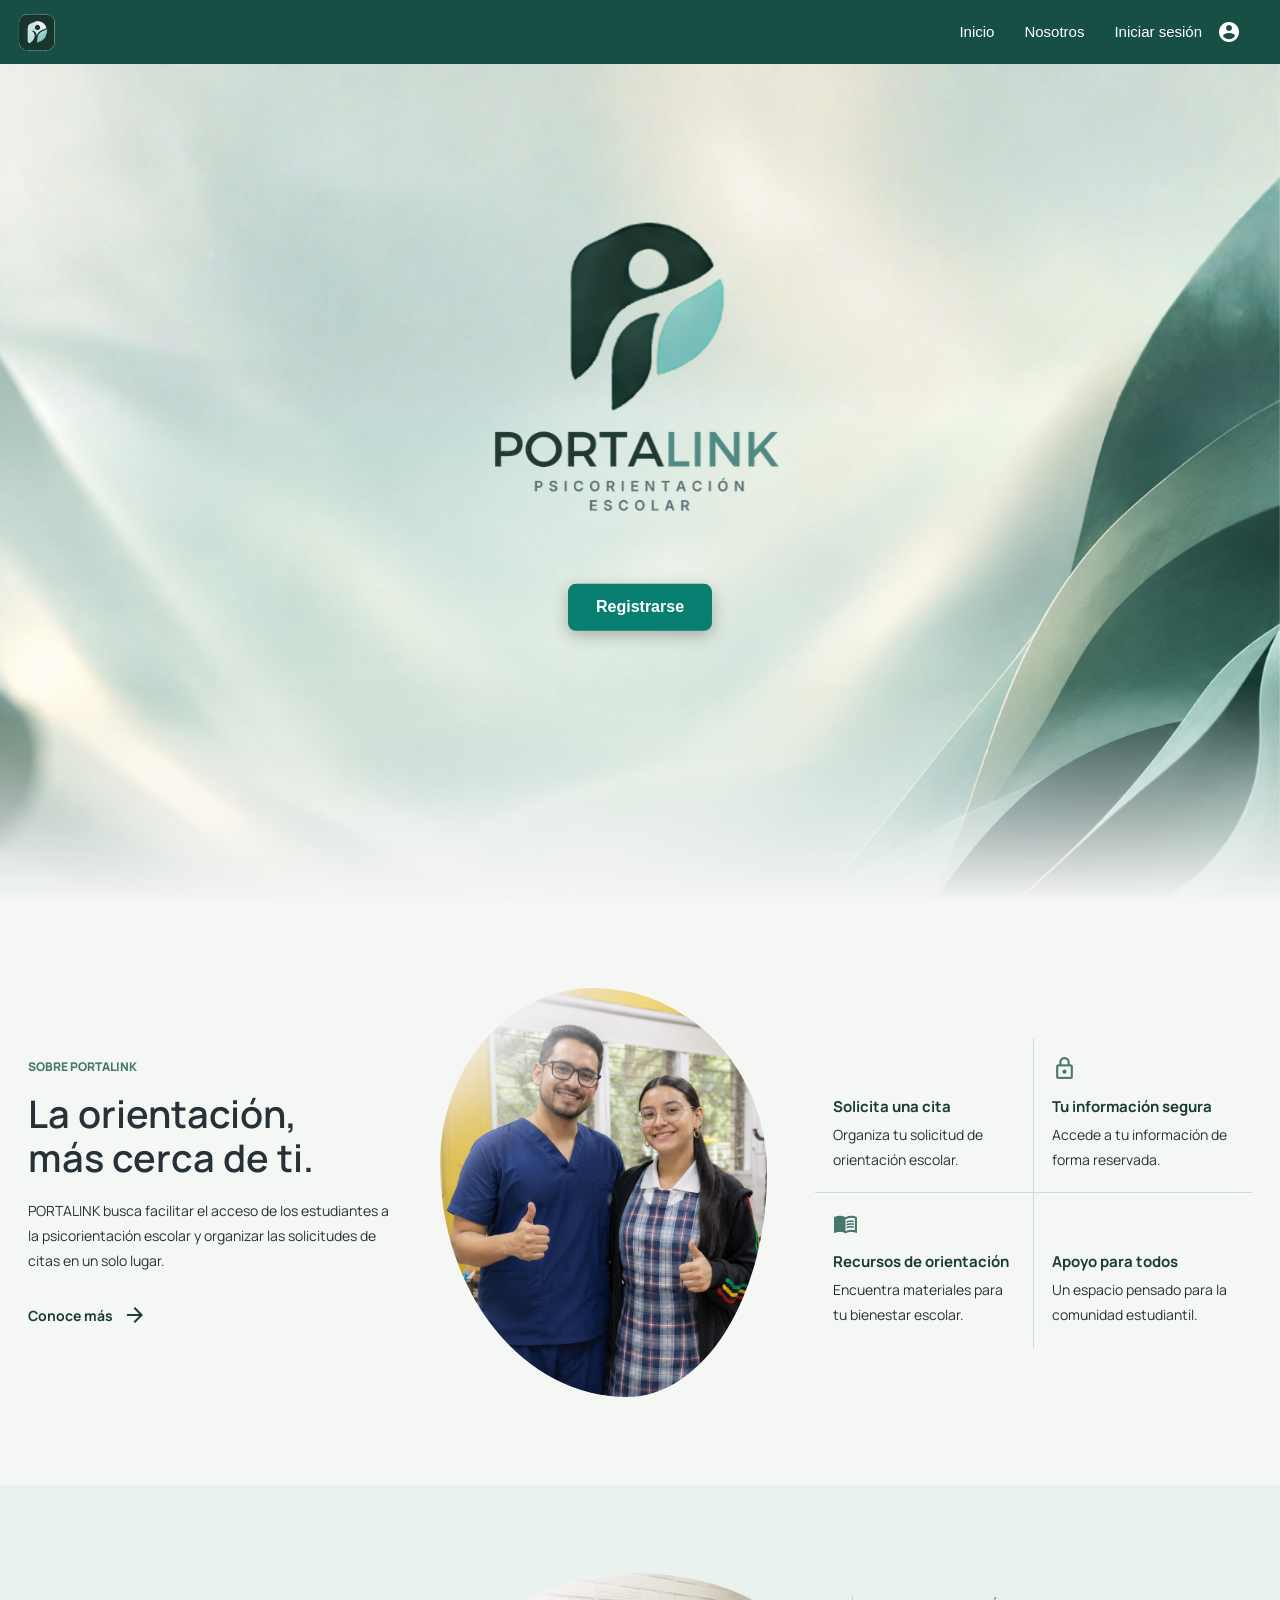
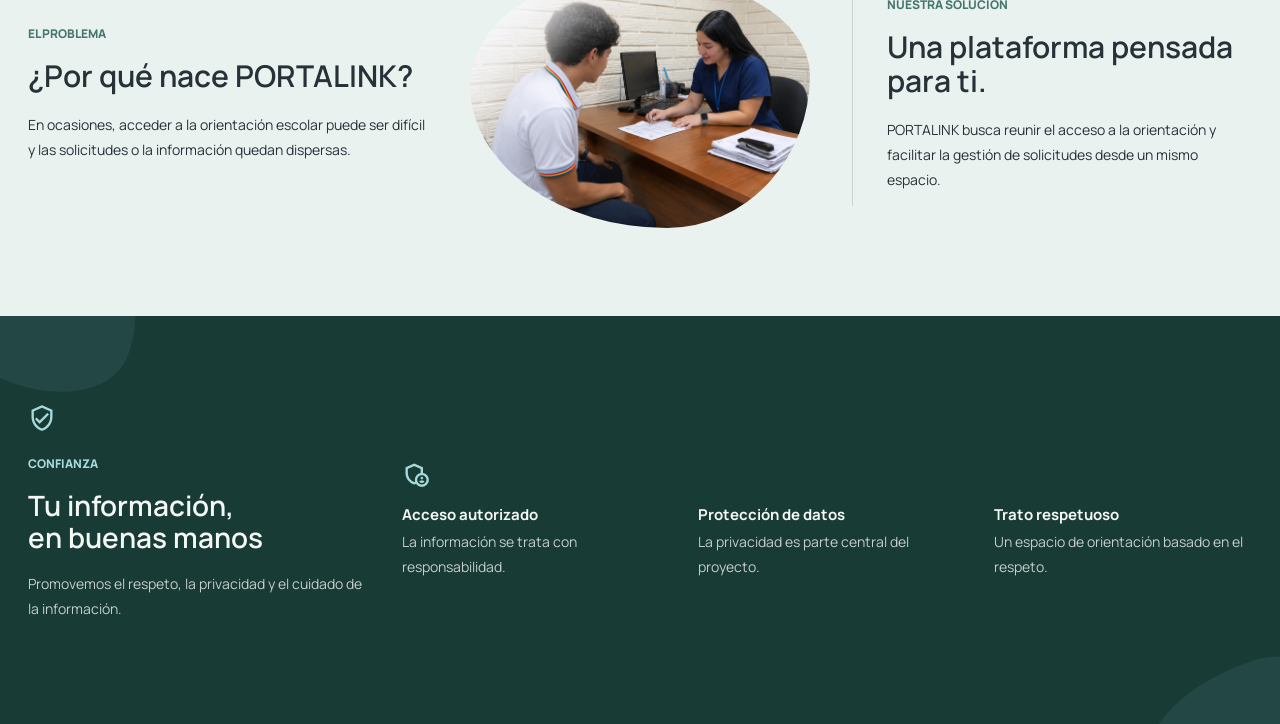
<file: index.html>
<!DOCTYPE html>
<html lang="es">
<head>
  <meta charset="UTF-8">
  <meta name="viewport" content="width=device-width, initial-scale=1.0">
  <title>Inicio</title>
  <link rel="icon" type="image/png" href="simbolopaginas.png">
  <link rel="shortcut icon" href="simbolopaginas.png">

  <link rel="stylesheet" href="https://cdnjs.cloudflare.com/ajax/libs/materialize/1.0.0/css/materialize.min.css">
  <link rel="stylesheet" href="https://fonts.googleapis.com/icon?family=Material+Icons">
  <link rel="preconnect" href="https://fonts.googleapis.com">
  <link rel="preconnect" href="https://fonts.gstatic.com" crossorigin>
  <link href="https://fonts.googleapis.com/css2?family=Manrope:wght@400;500;600;700;800&display=swap" rel="stylesheet">
  <link href="https://fonts.googleapis.com/icon?family=Material+Icons+Outlined" rel="stylesheet">
  <link rel="stylesheet" href="index.css">
</head>
<body>
  <nav class="barra">
    <div class="nav-wrapper">
      <a href="index.html" class="marca" aria-label="Inicio">
        <img src="icono.png" alt="Inicio" class="icono-nav">
      </a>

      <a
        href="#"
        data-target="menu-movil"
        class="sidenav-trigger right hide-on-med-and-up"
        aria-label="Abrir menú"
      >
        <i class="material-icons">menu</i>
      </a>

      <ul class="right hide-on-small-only">
        <li><a href="index.html">Inicio</a></li>
        <li><a href="#nosotros">Nosotros</a></li>
        <li>
          <a href="iniciarsesion.html">
            Iniciar sesión
            <i class="material-icons right">account_circle</i>
          </a>
        </li>
      </ul>
    </div>
  </nav>

  <ul class="sidenav" id="menu-movil">
    <li><a href="index.html">Inicio</a></li>
    <li><a href="#nosotros">Nosotros</a></li>
    <li>
      <a href="iniciarsesion.html">
        <i class="material-icons">account_circle</i>
        Iniciar sesión
      </a>
    </li>
  </ul>

  <main>
    <section class="imgPrincipal">
      <img class="fondo" src="fondo.png" alt="Fondo principal">
      <img class="logo" src="logo.png" alt="Logo">

      <button
        class="registrarse"
        type="button"
        onclick="window.location.href='registrarse.html'"
      >
        Registrarse
      </button>
    </section>

    <section class="about-intro reveal" id="nosotros">
      <div class="about-wrap about-grid">
        <div class="about-copy">
          <p class="eyebrow">SOBRE PORTALINK</p>
          <h2>La orientación,<br>más cerca de ti.</h2>
          <p>
            PORTALINK busca facilitar el acceso de los estudiantes a la
            psicorientación escolar y organizar las solicitudes de citas en un
            solo lugar.
          </p>
          <a class="about-link" href="#problema">
            Conoce más
            <span class="material-icons-outlined" aria-hidden="true">arrow_forward</span>
          </a>
        </div>

        <img
          class="editorial-image notebook-image"
          src="portalink1.png"
          alt="Imagen informativa de PORTALINK"
        >

        <div class="features-grid">
          <article class="feature">
            <span class="material-icons-outlined">calendar_month</span>
            <h3>Solicita una cita</h3>
            <p>Organiza tu solicitud de orientación escolar.</p>
          </article>
          <article class="feature">
            <span class="material-icons-outlined">lock</span>
            <h3>Tu información segura</h3>
            <p>Accede a tu información de forma reservada.</p>
          </article>
          <article class="feature">
            <span class="material-icons-outlined">menu_book</span>
            <h3>Recursos de orientación</h3>
            <p>Encuentra materiales para tu bienestar escolar.</p>
          </article>
          <article class="feature">
            <span class="material-icons-outlined">diversity_3</span>
            <h3>Apoyo para todos</h3>
            <p>Un espacio pensado para la comunidad estudiantil.</p>
          </article>
        </div>
      </div>
    </section>

    <section class="story-band reveal" id="problema">
      <div class="about-wrap story-grid">
        <div class="story-copy">
          <p class="eyebrow">EL PROBLEMA</p>
          <h2>¿Por qué nace PORTALINK?</h2>
          <p>
            En ocasiones, acceder a la orientación escolar puede ser difícil y
            las solicitudes o la información quedan dispersas.
          </p>
        </div>

        <img
          class="editorial-image student-image"
          src="portalink2.png"
          alt="Imagen sobre la orientación escolar"
        >

        <div class="story-copy solution-copy">
          <p class="eyebrow">NUESTRA SOLUCIÓN</p>
          <h2>Una plataforma pensada para ti.</h2>
          <p>
            PORTALINK busca reunir el acceso a la orientación y facilitar la
            gestión de solicitudes desde un mismo espacio.
          </p>
        </div>
      </div>
    </section>

    <section class="trust-band reveal">
      <div class="about-wrap trust-grid">
        <div class="trust-intro">
          <span class="material-icons-outlined trust-shield">verified_user</span>
          <p class="eyebrow">CONFIANZA</p>
          <h2>Tu información,<br>en buenas manos</h2>
          <p>
            Promovemos el respeto, la privacidad y el cuidado de la información.
          </p>
        </div>

        <article class="trust-principle">
          <span class="material-icons-outlined">admin_panel_settings</span>
          <h3>Acceso autorizado</h3>
          <p>La información se trata con responsabilidad.</p>
        </article>
        <article class="trust-principle">
          <span class="material-icons-outlined">shield</span>
          <h3>Protección de datos</h3>
          <p>La privacidad es parte central del proyecto.</p>
        </article>
        <article class="trust-principle">
          <span class="material-icons-outlined">handshake</span>
          <h3>Trato respetuoso</h3>
          <p>Un espacio de orientación basado en el respeto.</p>
        </article>
      </div>
    </section>
  </main>

  <script src="https://cdnjs.cloudflare.com/ajax/libs/materialize/1.0.0/js/materialize.min.js"></script>
  <script>
    document.addEventListener("DOMContentLoaded", function () {
      M.Sidenav.init(document.querySelectorAll(".sidenav"));
    });
  </script>
</body>
</html>
</file>
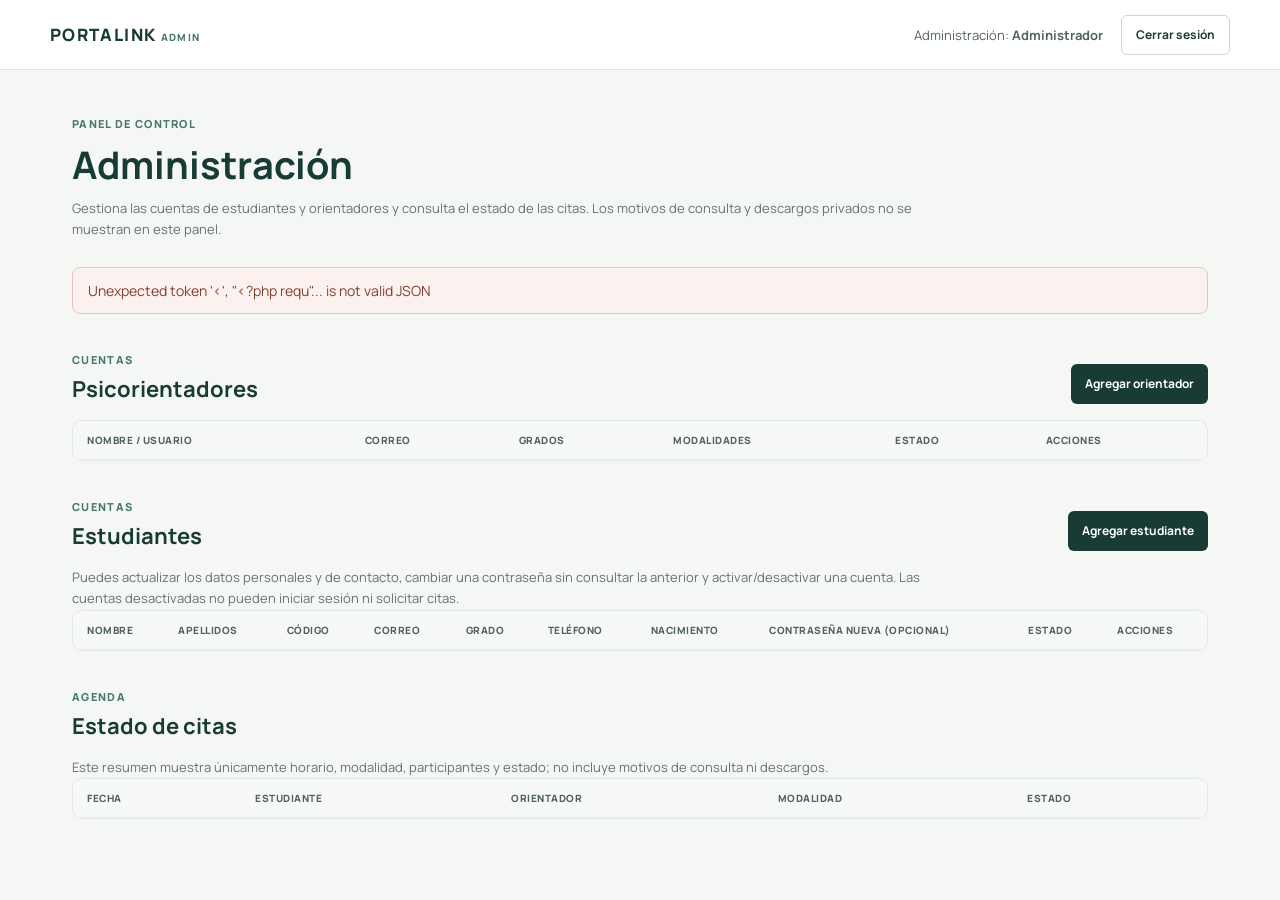
<file: ADMINISTRADOR.html>
<!DOCTYPE html>
<html lang="es">
<head>
  <meta charset="UTF-8">
  <meta name="viewport" content="width=device-width, initial-scale=1.0">
  <meta name="theme-color" content="#f5f7f4">
  <title>Administración | PORTALINK</title>
  <link rel="icon" type="image/png" href="simbolopaginas.png">
  <link rel="shortcut icon" href="simbolopaginas.png">
  <link rel="preconnect" href="https://fonts.googleapis.com">
  <link rel="preconnect" href="https://fonts.gstatic.com" crossorigin>
  <link href="https://fonts.googleapis.com/css2?family=Manrope:wght@400;500;600;700;800&display=swap" rel="stylesheet">
  <link rel="stylesheet" href="ADMINISTRACION.css">
</head>
<body>
  <header class="barra">
    <a class="marca" href="index.html">PORTALINK <span>ADMIN</span></a>
    <div class="usuario">
      <span>Administración: <strong id="nombreAdmin">Administrador</strong></span>
      <button class="boton-secundario" id="cerrarSesion" type="button">Cerrar sesión</button>
    </div>
  </header>

  <main class="contenido">
    <section class="encabezado">
      <p class="sobretitulo">PANEL DE CONTROL</p>
      <h1>Administración</h1>
      <p>Gestiona las cuentas de estudiantes y orientadores y consulta el estado de las citas. Los motivos de consulta y descargos privados no se muestran en este panel.</p>
    </section>

    <div class="mensaje" id="mensaje" role="status" aria-live="polite" hidden></div>

    <section class="seccion">
      <div class="titulo-seccion">
        <div>
          <p class="sobretitulo">CUENTAS</p>
          <h2>Psicorientadores</h2>
        </div>
        <button class="boton-principal" id="nuevoOrientador" type="button">Agregar orientador</button>
      </div>

      <form class="formulario-orientador" id="formularioOrientador" hidden>
        <div class="encabezado-formulario">
          <h3 id="tituloFormulario">Agregar psicorientador</h3>
          <button class="boton-cerrar" id="cancelarOrientador" type="button" aria-label="Cerrar formulario">×</button>
        </div>
        <input type="hidden" name="id">
        <div class="campos-formulario">
          <label>Usuario
            <input name="usuario" autocomplete="off" maxlength="80" required>
          </label>
          <label>Nombre completo
            <input name="nombre" maxlength="150" required>
          </label>
          <label>Correo
            <input type="email" name="correo" maxlength="150" required>
          </label>
          <label>Foto (URL https)
            <input type="url" name="foto_url" maxlength="500" placeholder="https://...">
          </label>
          <label class="ancho-completo">Descripción para estudiantes
            <textarea name="descripcion" rows="3" maxlength="5000" required></textarea>
          </label>
          <label class="ancho-completo">Grados atendidos (separa con coma; ej. 9, 10, 11)
            <input name="grados" placeholder="9, 10, 11" maxlength="200" required>
          </label>
          <fieldset class="ancho-completo modalidades">
            <legend>Modalidades disponibles</legend>
            <label><input type="checkbox" name="permite_virtual" checked> Virtual</label>
            <label><input type="checkbox" name="permite_presencial" checked> Presencial</label>
          </fieldset>
          <label class="ancho-completo">Contraseña inicial (mínimo 12 caracteres)
            <input type="password" name="contrasena" autocomplete="new-password" minlength="12">
            <small id="ayudaContrasena">Obligatoria al crear. Déjala vacía al editar para no cambiarla.</small>
          </label>
        </div>
        <button class="boton-principal" type="submit">Guardar orientador</button>
      </form>

      <div class="tabla-contenedor">
        <table>
          <thead><tr><th>Nombre / usuario</th><th>Correo</th><th>Grados</th><th>Modalidades</th><th>Estado</th><th>Acciones</th></tr></thead>
          <tbody id="tablaOrientadores"></tbody>
        </table>
      </div>
    </section>

    <section class="seccion">
      <div class="titulo-seccion">
        <div>
          <p class="sobretitulo">CUENTAS</p>
          <h2>Estudiantes</h2>
        </div>
        <button class="boton-principal" id="nuevoEstudiante" type="button">Agregar estudiante</button>
      </div>
      <p class="ayuda">Puedes actualizar los datos personales y de contacto, cambiar una contraseña sin consultar la anterior y activar/desactivar una cuenta. Las cuentas desactivadas no pueden iniciar sesión ni solicitar citas.</p>
      <form class="formulario-orientador" id="formularioEstudiante" hidden>
        <div class="encabezado-formulario">
          <h3>Crear cuenta de estudiante</h3>
          <button class="boton-cerrar" id="cancelarEstudiante" type="button" aria-label="Cerrar formulario">×</button>
        </div>
        <div class="campos-formulario">
          <label>Nombre
            <input name="nombre" maxlength="100" required>
          </label>
          <label>Apellidos
            <input name="apellidos" maxlength="150" required>
          </label>
          <label>Código de estudiante
            <input name="codigo_estudiante" maxlength="30" required>
          </label>
          <label>Grado
            <input name="grado" maxlength="20" required>
          </label>
          <label>Correo
            <input type="email" name="correo" maxlength="150" required>
          </label>
          <label>Teléfono
            <input type="tel" name="telefono" maxlength="20" required>
          </label>
          <label>Fecha de nacimiento
            <input type="date" name="fecha_nacimiento" required>
          </label>
          <label>Contraseña inicial (12 caracteres, mayúscula, minúscula, número y símbolo)
            <input type="password" name="contrasena" autocomplete="new-password" minlength="12" required>
          </label>
        </div>
        <button class="boton-principal" type="submit">Crear cuenta</button>
      </form>
      <div class="tabla-contenedor">
        <table>
          <thead><tr><th>Nombre</th><th>Apellidos</th><th>Código</th><th>Correo</th><th>Grado</th><th>Teléfono</th><th>Nacimiento</th><th>Contraseña nueva (opcional)</th><th>Estado</th><th>Acciones</th></tr></thead>
          <tbody id="tablaEstudiantes"></tbody>
        </table>
      </div>
    </section>

    <section class="seccion">
      <div class="titulo-seccion">
        <div>
          <p class="sobretitulo">AGENDA</p>
          <h2>Estado de citas</h2>
        </div>
      </div>
      <p class="ayuda">Este resumen muestra únicamente horario, modalidad, participantes y estado; no incluye motivos de consulta ni descargos.</p>
      <div class="tabla-contenedor">
        <table>
          <thead><tr><th>Fecha</th><th>Estudiante</th><th>Orientador</th><th>Modalidad</th><th>Estado</th></tr></thead>
          <tbody id="tablaCitas"></tbody>
        </table>
      </div>
    </section>
  </main>

  <script src="portalink.js"></script>
  <script>
    const formulario = document.getElementById("formularioOrientador");
    const mensaje = document.getElementById("mensaje");

    function botonEstado(etiqueta, id, activo, accion) {
      return `<button class="boton-secundario boton-pequeno" type="button"
        data-accion="${accion}" data-id="${Number(id)}" data-activo="${activo ? 0 : 1}">
        ${etiqueta}</button>`;
    }

    function renderizarOrientadores(elemento, orientadores) {
      elemento.innerHTML = orientadores.length ? orientadores.map((persona) => `
        <tr>
          <td><strong>${Portalink.escapar(persona.nombre)}</strong><small>@${Portalink.escapar(persona.usuario)}</small></td>
          <td>${Portalink.escapar(persona.correo)}</td>
          <td>${Portalink.escapar((persona.grados || "").split(",").join(", ") || "Sin asignar")}</td>
          <td>${Number(persona.permite_virtual) ? "Virtual" : ""}${Number(persona.permite_virtual) && Number(persona.permite_presencial) ? " · " : ""}${Number(persona.permite_presencial) ? "Presencial" : ""}</td>
          <td><span class="estado ${Number(persona.activo) ? "activo" : "inactivo"}">${Number(persona.activo) ? "Activo" : "Inactivo"}</span></td>
          <td class="acciones-tabla">
            <button class="boton-secundario boton-pequeno" type="button" data-editar="${Number(persona.id)}">Editar</button>
            ${botonEstado(Number(persona.activo) ? "Desactivar" : "Activar", persona.id, Number(persona.activo), "estado_orientador")}
          </td>
        </tr>
      `).join("") : '<tr><td colspan="6" class="celda-vacia">Todavía no hay orientadores registrados.</td></tr>';

      elemento.querySelectorAll("[data-editar]").forEach((boton) => {
        boton.addEventListener("click", () => {
          const persona = orientadores.find((item) => Number(item.id) === Number(boton.dataset.editar));
          if (!persona) return;
          formulario.elements.id.value = persona.id;
          formulario.elements.usuario.value = persona.usuario;
          formulario.elements.nombre.value = persona.nombre;
          formulario.elements.correo.value = persona.correo;
          formulario.elements.foto_url.value = persona.foto_url || "";
          formulario.elements.descripcion.value = persona.descripcion;
          formulario.elements.grados.value = persona.grados || "";
          formulario.elements.permite_virtual.checked = Number(persona.permite_virtual) === 1;
          formulario.elements.permite_presencial.checked = Number(persona.permite_presencial) === 1;
          formulario.elements.contrasena.required = false;
          document.getElementById("tituloFormulario").textContent = "Editar psicorientador";
          formulario.hidden = false;
          formulario.scrollIntoView({ behavior: "smooth", block: "start" });
        });
      });

      elemento.querySelectorAll("[data-accion='estado_orientador']").forEach((boton) => {
        boton.addEventListener("click", () => cambiarEstado(boton));
      });
    }

    function renderizarEstudiantes(estudiantes) {
      const cuerpo = document.getElementById("tablaEstudiantes");
      cuerpo.innerHTML = estudiantes.length ? estudiantes.map((estudiante) => `
        <tr>
          <td><input class="celda-input" type="text" aria-label="Nombre de ${Portalink.escapar(estudiante.nombre)}" value="${Portalink.escapar(estudiante.nombre)}" data-nombre="${Number(estudiante.id)}" maxlength="100"></td>
          <td><input class="celda-input" type="text" aria-label="Apellidos de ${Portalink.escapar(estudiante.nombre)}" value="${Portalink.escapar(estudiante.apellidos)}" data-apellidos="${Number(estudiante.id)}" maxlength="150"></td>
          <td><input class="celda-input codigo-input" type="text" aria-label="Código de ${Portalink.escapar(estudiante.nombre)}" value="${Portalink.escapar(estudiante.codigo_estudiante)}" data-codigo="${Number(estudiante.id)}" maxlength="30"></td>
          <td><input class="celda-input" type="email" aria-label="Correo de ${Portalink.escapar(estudiante.nombre)}" value="${Portalink.escapar(estudiante.correo)}" data-correo="${Number(estudiante.id)}"></td>
          <td><input class="celda-input grado-input" type="text" aria-label="Grado de ${Portalink.escapar(estudiante.nombre)}" value="${Portalink.escapar(estudiante.grado)}" data-grado="${Number(estudiante.id)}" maxlength="20"></td>
          <td><input class="celda-input telefono-input" type="tel" aria-label="Teléfono de ${Portalink.escapar(estudiante.nombre)}" value="${Portalink.escapar(estudiante.telefono)}" data-telefono="${Number(estudiante.id)}" maxlength="20"></td>
          <td><input class="celda-input fecha-input" type="date" aria-label="Fecha de nacimiento de ${Portalink.escapar(estudiante.nombre)}" value="${Portalink.escapar(String(estudiante.fecha_nacimiento).slice(0, 10))}" data-fecha="${Number(estudiante.id)}"></td>
          <td><input class="celda-input" type="password" aria-label="Nueva contraseña de ${Portalink.escapar(estudiante.nombre)}" autocomplete="new-password" minlength="12" data-clave-nueva="${Number(estudiante.id)}"></td>
          <td><span class="estado ${Number(estudiante.activo) ? "activo" : "inactivo"}">${Number(estudiante.activo) ? "Activo" : "Inactivo"}</span></td>
          <td class="acciones-tabla">
            <button class="boton-secundario boton-pequeno" type="button" data-guardar-estudiante="${Number(estudiante.id)}">Guardar</button>
            ${botonEstado(Number(estudiante.activo) ? "Desactivar" : "Activar", estudiante.id, Number(estudiante.activo), "estado_estudiante")}
          </td>
        </tr>
      `).join("") : '<tr><td colspan="10" class="celda-vacia">Todavía no hay estudiantes registrados.</td></tr>';

      cuerpo.querySelectorAll("[data-guardar-estudiante]").forEach((boton) => {
        boton.addEventListener("click", async () => {
          boton.disabled = true;
          try {
            const id = Number(boton.dataset.guardarEstudiante);
            const nombre = cuerpo.querySelector(`[data-nombre="${id}"]`).value;
            const apellidos = cuerpo.querySelector(`[data-apellidos="${id}"]`).value;
            const codigo_estudiante = cuerpo.querySelector(`[data-codigo="${id}"]`).value;
            const correo = cuerpo.querySelector(`[data-correo="${id}"]`).value;
            const grado = cuerpo.querySelector(`[data-grado="${id}"]`).value;
            const telefono = cuerpo.querySelector(`[data-telefono="${id}"]`).value;
            const fecha_nacimiento = cuerpo.querySelector(`[data-fecha="${id}"]`).value;
            const contrasena = cuerpo.querySelector(`[data-clave-nueva="${id}"]`).value;
            const resultado = await Portalink.api("actualizar_estudiante", {
              id, nombre, apellidos, codigo_estudiante, correo, grado,
              telefono, fecha_nacimiento, contrasena
            });
            Portalink.mostrarMensaje(mensaje, resultado.message, "exito");
            await cargarDatos();
          } catch (error) {
            Portalink.mostrarMensaje(mensaje, error.message);
            boton.disabled = false;
          }
        });
      });
      cuerpo.querySelectorAll("[data-accion='estado_estudiante']").forEach((boton) => {
        boton.addEventListener("click", () => cambiarEstado(boton));
      });
    }

    function renderizarCitas(citas) {
      const cuerpo = document.getElementById("tablaCitas");
      cuerpo.innerHTML = citas.length ? citas.map((cita) => `
        <tr>
          <td>${Portalink.fechaLegible(cita.fecha_inicio, { day: "numeric", month: "short", year: "numeric", hour: "2-digit", minute: "2-digit" })}</td>
          <td>${Portalink.escapar(cita.estudiante_nombre)} ${Portalink.escapar(cita.apellidos)}</td>
          <td>${Portalink.escapar(cita.orientador_nombre)}</td>
          <td>${Portalink.escapar(cita.modalidad)}</td>
          <td><span class="estado ${Portalink.escapar(cita.estado)}">${Portalink.escapar(cita.estado)}</span></td>
        </tr>
      `).join("") : '<tr><td colspan="5" class="celda-vacia">No hay citas registradas.</td></tr>';
    }

    async function cambiarEstado(boton) {
      boton.disabled = true;
      try {
        const resultado = await Portalink.api(boton.dataset.accion, {
          id: Number(boton.dataset.id),
          activo: Number(boton.dataset.activo)
        });
        Portalink.mostrarMensaje(mensaje, resultado.message, "exito");
        await cargarDatos();
      } catch (error) {
        Portalink.mostrarMensaje(mensaje, error.message);
        boton.disabled = false;
      }
    }

    async function cargarDatos() {
      const datos = await Portalink.api("datos_panel");
      renderizarOrientadores(document.getElementById("tablaOrientadores"), datos.orientadores);
      renderizarEstudiantes(datos.estudiantes);
      renderizarCitas(datos.citas);
    }

    document.getElementById("nuevoOrientador").addEventListener("click", () => {
      formulario.reset();
      formulario.elements.id.value = "";
      formulario.elements.contrasena.required = true;
      formulario.elements.permite_virtual.checked = true;
      formulario.elements.permite_presencial.checked = true;
      document.getElementById("tituloFormulario").textContent = "Agregar psicorientador";
      formulario.hidden = false;
      formulario.scrollIntoView({ behavior: "smooth", block: "start" });
    });

    const formularioEstudiante = document.getElementById("formularioEstudiante");
    document.getElementById("nuevoEstudiante").addEventListener("click", () => {
      formularioEstudiante.reset();
      formularioEstudiante.hidden = false;
      formularioEstudiante.scrollIntoView({ behavior: "smooth", block: "start" });
    });
    document.getElementById("cancelarEstudiante").addEventListener("click", () => {
      formularioEstudiante.hidden = true;
      formularioEstudiante.reset();
    });
    formularioEstudiante.addEventListener("submit", async (evento) => {
      evento.preventDefault();
      const boton = formularioEstudiante.querySelector('[type="submit"]');
      boton.disabled = true;
      const campos = new FormData(formularioEstudiante);
      try {
        const resultado = await Portalink.api("crear_estudiante", {
          nombre: campos.get("nombre"),
          apellidos: campos.get("apellidos"),
          codigo_estudiante: campos.get("codigo_estudiante"),
          grado: campos.get("grado"),
          correo: campos.get("correo"),
          telefono: campos.get("telefono"),
          fecha_nacimiento: campos.get("fecha_nacimiento"),
          contrasena: campos.get("contrasena")
        });
        Portalink.mostrarMensaje(mensaje, resultado.message, "exito");
        formularioEstudiante.hidden = true;
        formularioEstudiante.reset();
        await cargarDatos();
      } catch (error) {
        Portalink.mostrarMensaje(mensaje, error.message);
      } finally {
        boton.disabled = false;
      }
    });

    document.getElementById("cancelarOrientador").addEventListener("click", () => {
      formulario.hidden = true;
      formulario.reset();
    });

    formulario.addEventListener("submit", async (evento) => {
      evento.preventDefault();
      const boton = formulario.querySelector('[type="submit"]');
      boton.disabled = true;
      const campos = new FormData(formulario);
      try {
        const resultado = await Portalink.api("guardar_orientador", {
          id: campos.get("id") ? Number(campos.get("id")) : 0,
          usuario: campos.get("usuario"),
          nombre: campos.get("nombre"),
          correo: campos.get("correo"),
          descripcion: campos.get("descripcion"),
          foto_url: campos.get("foto_url"),
          grados: String(campos.get("grados")).split(",").map((grado) => grado.trim()).filter(Boolean),
          permite_virtual: formulario.elements.permite_virtual.checked,
          permite_presencial: formulario.elements.permite_presencial.checked,
          contrasena: campos.get("contrasena")
        });
        Portalink.mostrarMensaje(mensaje, resultado.message, "exito");
        formulario.hidden = true;
        formulario.reset();
        await cargarDatos();
      } catch (error) {
        Portalink.mostrarMensaje(mensaje, error.message);
      } finally {
        boton.disabled = false;
      }
    });

    document.getElementById("cerrarSesion").addEventListener("click", async () => {
      try {
        await Portalink.cerrarSesion();
      } catch (error) {
        Portalink.mostrarMensaje(mensaje, error.message);
      }
    });

    (async function iniciar() {
      try {
        const sesion = await Portalink.obtenerSesion("admin");
        document.getElementById("nombreAdmin").textContent = sesion.nombre;
        await cargarDatos();
      } catch (error) {
        if (!mensaje.hidden) return;
        Portalink.mostrarMensaje(mensaje, error.message);
      }
    })();
  </script>
</body>
</html>
</file>
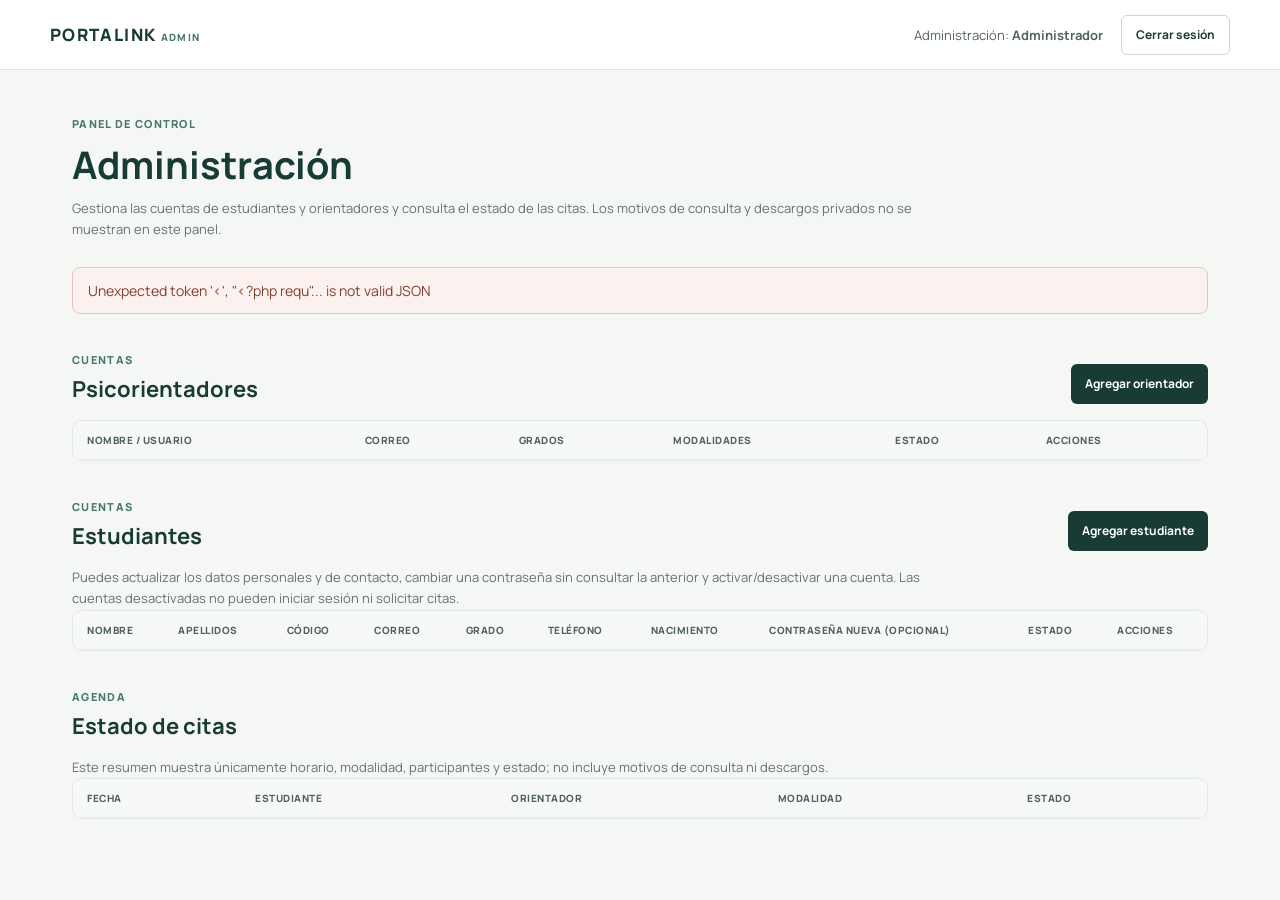
<file: ADMINITRACION.html>
<!DOCTYPE html>
<html lang="es">
<head>
  <meta charset="UTF-8">
  <meta name="viewport" content="width=device-width, initial-scale=1.0">
  <title>Administración | PORTALINK</title>
  <link rel="icon" type="image/png" href="simbolopaginas.png">
  <link rel="shortcut icon" href="simbolopaginas.png">
</head>
<body>
  <p>El panel se ha trasladado. <a href="ADMINISTRADOR.html">Abrir administración</a>.</p>
  <script>location.replace("ADMINISTRADOR.html");</script>
</body>
</html>
</file>
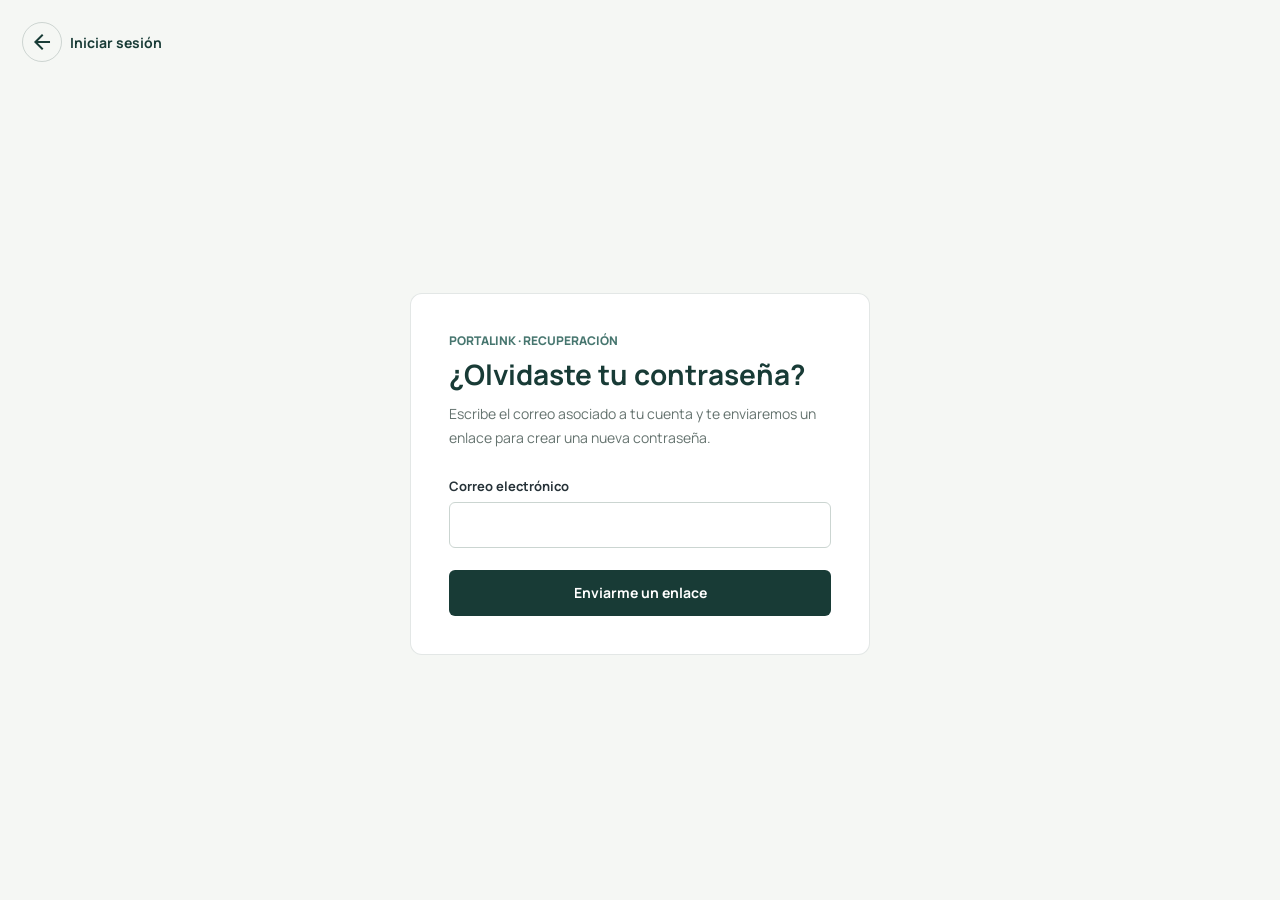
<file: contraseñaOlvidada.html>
<!DOCTYPE html>
<html lang="es">
<head>
  <meta charset="UTF-8">
  <meta name="viewport" content="width=device-width, initial-scale=1.0">
  <meta name="theme-color" content="#f5f7f4">
  <title>Recuperar contraseña | PORTALINK</title>
  <link rel="icon" type="image/png" href="simbolopaginas.png">
  <link rel="shortcut icon" href="simbolopaginas.png">
  <link rel="preconnect" href="https://fonts.googleapis.com">
  <link rel="preconnect" href="https://fonts.gstatic.com" crossorigin>
  <link href="https://fonts.googleapis.com/css2?family=Manrope:wght@400;500;600;700;800&display=swap" rel="stylesheet">
  <link rel="stylesheet" href="https://fonts.googleapis.com/icon?family=Material+Icons">
  <link rel="stylesheet" href="contraseñaOlvidada.css">
</head>
<body>
  <a class="volver" href="iniciarsesion.html"><span class="material-icons" aria-hidden="true">arrow_back</span>Iniciar sesión</a>
  <main class="tarjeta">
    <header class="encabezado">
      <p>PORTALINK · RECUPERACIÓN</p>
      <h1>¿Olvidaste tu contraseña?</h1>
      <span>Escribe el correo asociado a tu cuenta y te enviaremos un enlace para crear una nueva contraseña.</span>
    </header>
    <div class="mensaje-formulario" id="mensaje" role="status" aria-live="polite" hidden></div>
    <form id="formulario" action="solicitar_recuperacion.php" method="post">
      <div class="campo">
        <label for="correo">Correo electrónico</label>
        <input type="email" id="correo" name="correo" autocomplete="email" maxlength="150" required>
      </div>
      <button class="boton-principal" id="boton" type="submit">Enviarme un enlace</button>
    </form>
  </main>
  <script>
    const formulario = document.getElementById("formulario");
    const boton = document.getElementById("boton");
    const mensaje = document.getElementById("mensaje");

    formulario.addEventListener("submit", async (evento) => {
      evento.preventDefault();
      mensaje.hidden = true;
      mensaje.className = "mensaje-formulario";
      boton.disabled = true;
      boton.textContent = "Enviando...";
      try {
        const respuesta = await fetch(formulario.action, {
          method: "POST",
          body: new FormData(formulario),
          headers: { Accept: "application/json" }
        });
        const resultado = await respuesta.json();
        if (!respuesta.ok || !resultado.success) {
          throw new Error(resultado.message || "No se pudo procesar la solicitud.");
        }
        mensaje.textContent = resultado.message;
        mensaje.classList.add("exito");
        mensaje.hidden = false;
        formulario.reset();
      } catch (error) {
        mensaje.textContent = error instanceof Error
          ? error.message
          : "No se pudo conectar con el servidor. Inténtalo de nuevo.";
        mensaje.hidden = false;
      } finally {
        boton.disabled = false;
        boton.textContent = "Enviarme un enlace";
      }
    });
  </script>
</body>
</html>
</file>
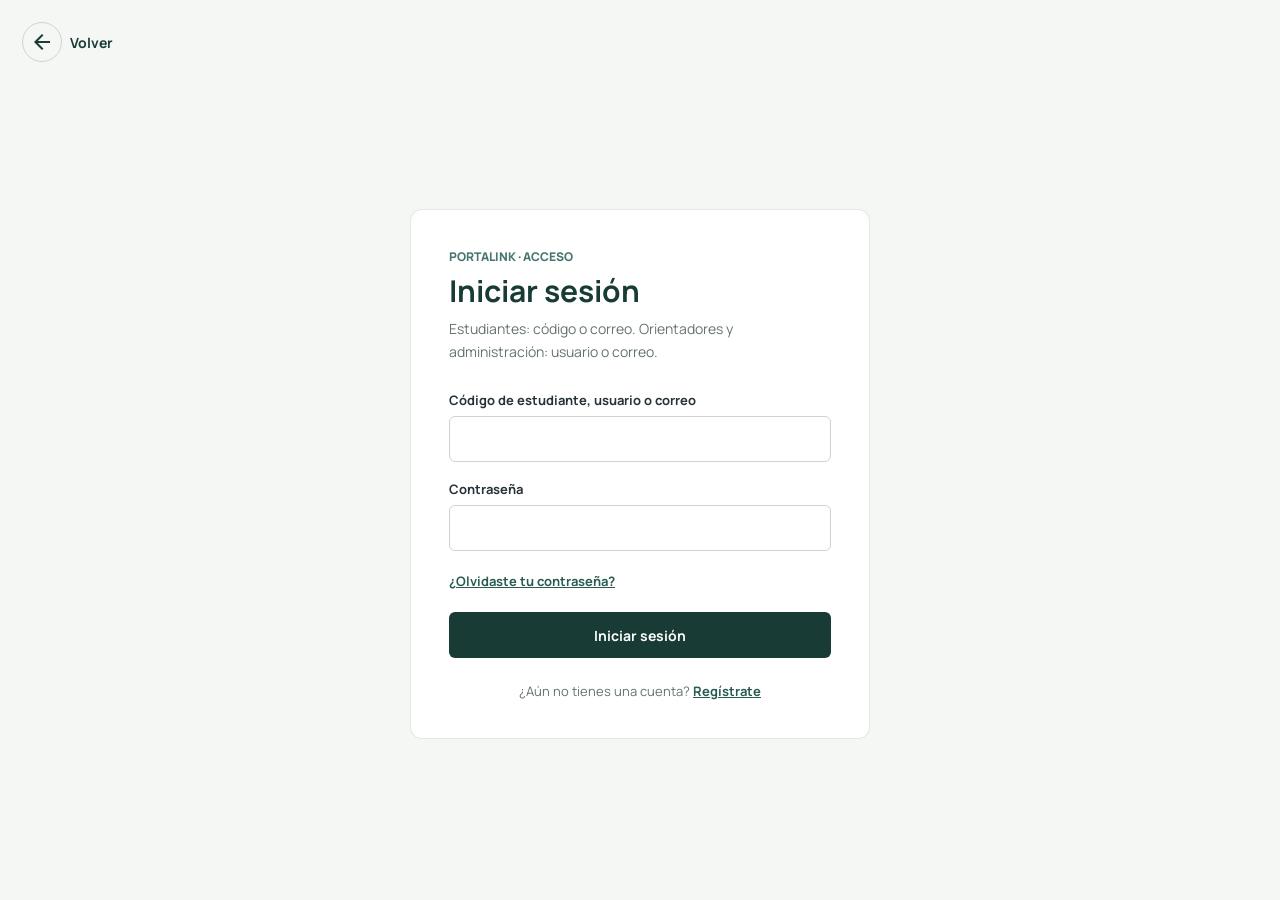
<file: iniciarsesion.html>
<!DOCTYPE html>
<html lang="es">
<head>
  <meta charset="UTF-8">
  <meta name="viewport" content="width=device-width, initial-scale=1.0">
  <meta name="theme-color" content="#f5f7f4">
  <title>Iniciar sesión | PORTALINK</title>
  <link rel="icon" type="image/png" href="simbolopaginas.png">
  <link rel="shortcut icon" href="simbolopaginas.png">
  <link rel="preconnect" href="https://fonts.googleapis.com">
  <link rel="preconnect" href="https://fonts.gstatic.com" crossorigin>
  <link href="https://fonts.googleapis.com/css2?family=Manrope:wght@400;500;600;700;800&display=swap" rel="stylesheet">
  <link rel="stylesheet" href="https://fonts.googleapis.com/icon?family=Material+Icons">
  <link rel="stylesheet" href="iniciarsesion.css">
</head>
<body>
  <a class="volver" href="index.html"><span class="material-icons" aria-hidden="true">arrow_back</span>Volver</a>
  <main class="tarjeta">
    <header class="encabezado">
      <p>PORTALINK · ACCESO</p>
      <h1>Iniciar sesión</h1>
      <span>Estudiantes: código o correo. Orientadores y administración: usuario o correo.</span>
    </header>
    <div class="mensaje-formulario" id="mensaje" role="status" aria-live="polite" hidden></div>
    <form id="formulario" action="iniciar_sesion.php" method="post">
      <div class="campo">
        <label for="identificador">Código de estudiante, usuario o correo</label>
        <input type="text" id="identificador" name="identificador" autocomplete="username" maxlength="150" required>
      </div>
      <div class="campo">
        <label for="contrasena">Contraseña</label>
        <input type="password" id="contrasena" name="contrasena" autocomplete="current-password" required>
      </div>
      <a class="enlace-olvido" href="contraseñaOlvidada.html">¿Olvidaste tu contraseña?</a>
      <button class="boton-principal" id="boton" type="submit">Iniciar sesión</button>
    </form>
    <p class="pie-tarjeta">¿Aún no tienes una cuenta? <a href="registrarse.html">Regístrate</a></p>
  </main>
  <script>
    const formulario = document.getElementById("formulario");
    const boton = document.getElementById("boton");
    const mensaje = document.getElementById("mensaje");

    if (new URLSearchParams(location.search).get("error") === "sesion") {
      mensaje.textContent = "Inicia sesión para continuar.";
      mensaje.hidden = false;
    }

    formulario.addEventListener("submit", async (evento) => {
      evento.preventDefault();
      mensaje.hidden = true;
      boton.disabled = true;
      boton.textContent = "Ingresando...";

      try {
        const respuesta = await fetch(formulario.action, {
          method: "POST",
          body: new FormData(formulario),
          headers: { Accept: "application/json" }
        });
        const resultado = await respuesta.json();
        if (!respuesta.ok || !resultado.success) {
          throw new Error(resultado.message || "No se pudo iniciar sesión.");
        }
        location.assign(resultado.redirect);
      } catch (error) {
        mensaje.textContent = error instanceof Error
          ? error.message
          : "No se pudo conectar con el servidor. Inténtalo de nuevo.";
        mensaje.hidden = false;
      } finally {
        boton.disabled = false;
        boton.textContent = "Iniciar sesión";
      }
    });
  </script>
</body>
</html>
</file>
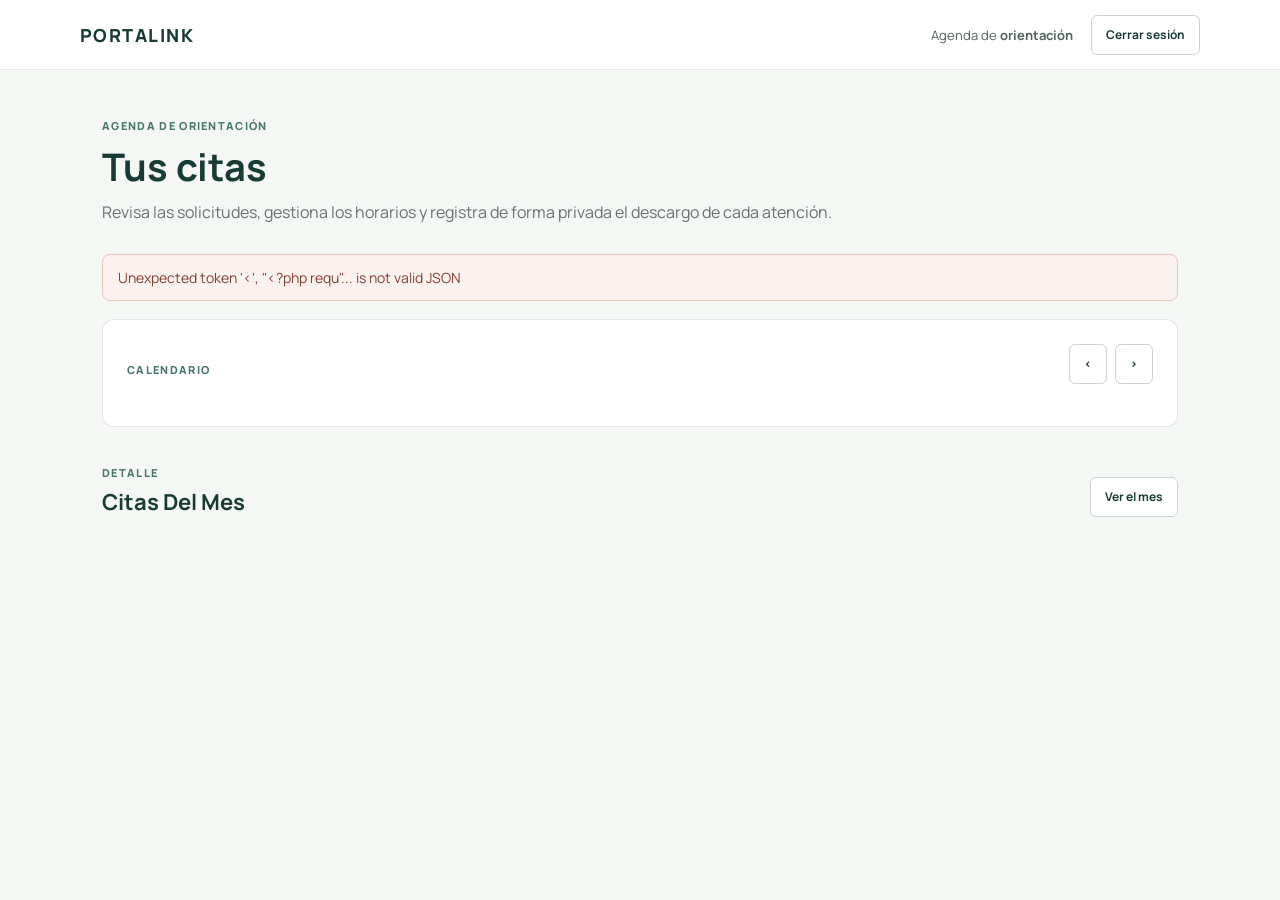
<file: inicioAdm.html>
<!DOCTYPE html>
<html lang="es">
<head>
  <meta charset="UTF-8">
  <meta name="viewport" content="width=device-width, initial-scale=1.0">
  <meta name="theme-color" content="#f5f7f4">
  <title>Agenda de orientación | PORTALINK</title>
  <link rel="icon" type="image/png" href="simbolopaginas.png">
  <link rel="shortcut icon" href="simbolopaginas.png">
  <link rel="preconnect" href="https://fonts.googleapis.com">
  <link rel="preconnect" href="https://fonts.gstatic.com" crossorigin>
  <link href="https://fonts.googleapis.com/css2?family=Manrope:wght@400;500;600;700;800&display=swap" rel="stylesheet">
  <link rel="stylesheet" href="inicioAdm.css">
</head>
<body>
  <header class="barra">
    <a class="marca" href="index.html">PORTALINK</a>
    <div class="usuario">
      <span>Agenda de <strong id="nombreOrientador">orientación</strong></span>
      <button class="boton-secundario" id="cerrarSesion" type="button">Cerrar sesión</button>
    </div>
  </header>

  <main class="contenido">
    <section class="encabezado">
      <p class="sobretitulo">AGENDA DE ORIENTACIÓN</p>
      <h1>Tus citas</h1>
      <p>Revisa las solicitudes, gestiona los horarios y registra de forma privada el descargo de cada atención.</p>
    </section>

    <div class="mensaje" id="mensaje" role="status" aria-live="polite" hidden></div>

    <section class="panel-calendario">
      <div class="controles-calendario">
        <div>
          <p class="sobretitulo">CALENDARIO</p>
          <h2 id="mesActual"></h2>
        </div>
        <div class="controles">
          <button class="boton-secundario" id="mesAnterior" type="button" aria-label="Mes anterior">‹</button>
          <button class="boton-secundario" id="mesSiguiente" type="button" aria-label="Mes siguiente">›</button>
        </div>
      </div>
      <div class="calendario" id="calendario"></div>
    </section>

    <section class="seccion-citas">
      <div class="titulo-lista">
        <div>
          <p class="sobretitulo">DETALLE</p>
          <h2 id="tituloDia">Citas del mes</h2>
        </div>
        <button class="boton-secundario" id="verTodas" type="button">Ver el mes</button>
      </div>
      <div class="lista-citas" id="listaCitas"></div>
    </section>
  </main>

  <script src="portalink.js"></script>
  <script>
    const mensaje = document.getElementById("mensaje");
    const calendario = document.getElementById("calendario");
    const listaCitas = document.getElementById("listaCitas");
    const mesTitulo = document.getElementById("mesActual");
    let citas = [];
    let mesViendo = new Date(new Date().getFullYear(), new Date().getMonth(), 1);
    let diaSeleccionado = null;

    function fechaClave(valor) {
      return String(valor).slice(0, 10);
    }

    function renderizarCalendario() {
      mesTitulo.textContent = new Intl.DateTimeFormat("es", {
        month: "long",
        year: "numeric"
      }).format(mesViendo);

      const diasSemana = ["Lun", "Mar", "Mié", "Jue", "Vie", "Sáb", "Dom"];
      const primerDia = new Date(mesViendo.getFullYear(), mesViendo.getMonth(), 1);
      const desplazamiento = (primerDia.getDay() + 6) % 7;
      const cantidadDias = new Date(
        mesViendo.getFullYear(),
        mesViendo.getMonth() + 1,
        0
      ).getDate();
      const celdas = diasSemana.map((dia) => `<div class="dia-semana">${dia}</div>`);

      for (let i = 0; i < desplazamiento; i++) {
        celdas.push('<div class="dia-calendario vacio-dia" aria-hidden="true"></div>');
      }

      for (let dia = 1; dia <= cantidadDias; dia++) {
        const fecha = new Date(mesViendo.getFullYear(), mesViendo.getMonth(), dia);
        const clave = [
          fecha.getFullYear(),
          String(fecha.getMonth() + 1).padStart(2, "0"),
          String(dia).padStart(2, "0")
        ].join("-");
        const conteo = citas.filter((cita) => fechaClave(cita.fecha_inicio) === clave).length;
        const seleccionado = diaSeleccionado === clave ? " seleccionado" : "";
        celdas.push(`
          <button class="dia-calendario${conteo ? " tiene-citas" : ""}${seleccionado}"
                  type="button" data-fecha="${clave}"
                  aria-label="${dia} de ${Portalink.escapar(mesTitulo.textContent)}${conteo ? `, ${conteo} citas` : ""}">
            <span>${dia}</span>
            ${conteo ? `<small>${conteo} cita${conteo === 1 ? "" : "s"}</small>` : ""}
          </button>
        `);
      }

      calendario.innerHTML = celdas.join("");
      calendario.querySelectorAll("[data-fecha]").forEach((boton) => {
        boton.addEventListener("click", () => {
          diaSeleccionado = boton.dataset.fecha;
          renderizarCalendario();
          renderizarLista();
        });
      });
    }

    function renderizarLista() {
      const citasDelMes = citas.filter((cita) => {
        const fecha = Portalink.fechaLocal(cita.fecha_inicio);
        return fecha.getFullYear() === mesViendo.getFullYear() &&
          fecha.getMonth() === mesViendo.getMonth();
      });
      const visibles = diaSeleccionado
        ? citasDelMes.filter((cita) => fechaClave(cita.fecha_inicio) === diaSeleccionado)
        : citasDelMes;

      document.getElementById("tituloDia").textContent = diaSeleccionado
        ? `Citas del ${Portalink.fechaLegible(`${diaSeleccionado} 12:00:00`, {
          day: "numeric", month: "long", year: "numeric"
        })}`
        : "Citas del mes";

      if (visibles.length === 0) {
        listaCitas.innerHTML = '<p class="vacio">No hay citas para esta fecha.</p>';
        return;
      }

      listaCitas.innerHTML = visibles.map((cita) => {
        const acciones = cita.estado === "pendiente"
          ? `<div class="acciones">
               <button class="boton-principal" data-decision="aceptada" data-id="${Number(cita.id)}">Aceptar cita</button>
               <button class="boton-rechazar" data-decision="rechazada" data-id="${Number(cita.id)}">Rechazar</button>
             </div>`
          : "";
        const descargo = cita.estado === "aceptada"
          ? `<form class="formulario-descargo" data-id="${Number(cita.id)}">
               <label for="descargo-${Number(cita.id)}">Descargo privado de la atención</label>
               <textarea id="descargo-${Number(cita.id)}" name="descargo" rows="4" maxlength="10000" placeholder="Registra fecha y hora, situación presentada, observaciones, acuerdos y seguimiento." required>${Portalink.escapar(cita.descargo_privado || "")}</textarea>
               <p>Solo tú puedes ver este registro. No es visible para el estudiante ni para administración.</p>
               <button class="boton-principal" type="submit">Guardar como atención realizada</button>
             </form>`
          : cita.estado === "realizada" && cita.descargo_privado
            ? `<div class="nota-privada"><strong>Descargo privado</strong><p>${Portalink.escapar(cita.descargo_privado)}</p></div>`
            : "";
        return `
          <article class="cita">
            <div class="cita-principal">
              <div>
                <h3>${Portalink.escapar(cita.estudiante_nombre)} ${Portalink.escapar(cita.apellidos)}</h3>
                <p>${Portalink.fechaLegible(cita.fecha_inicio, {
                  weekday: "long", day: "numeric", month: "long",
                  year: "numeric", hour: "2-digit", minute: "2-digit"
                })} · ${Portalink.escapar(cita.modalidad)}</p>
                <p class="motivo"><strong>Motivo indicado:</strong> ${Portalink.escapar(cita.motivo)}</p>
              </div>
              <span class="estado ${Portalink.escapar(cita.estado)}">${Portalink.escapar(cita.estado)}</span>
            </div>
            ${acciones}
            ${descargo}
          </article>
        `;
      }).join("");

      listaCitas.querySelectorAll("[data-decision]").forEach((boton) => {
        boton.addEventListener("click", async () => {
          boton.disabled = true;
          try {
            const resultado = await Portalink.api("decidir_cita", {
              cita_id: Number(boton.dataset.id),
              decision: boton.dataset.decision
            });
            Portalink.mostrarMensaje(
              mensaje,
              resultado.message,
              resultado.email_sent === false ? "error" : "exito"
            );
            await cargarCitas();
          } catch (error) {
            Portalink.mostrarMensaje(mensaje, error.message);
            boton.disabled = false;
          }
        });
      });

      listaCitas.querySelectorAll(".formulario-descargo").forEach((form) => {
        form.addEventListener("submit", async (evento) => {
          evento.preventDefault();
          const boton = form.querySelector("button");
          boton.disabled = true;
          try {
            const resultado = await Portalink.api("guardar_descargo", {
              cita_id: Number(form.dataset.id),
              descargo: form.elements.descargo.value
            });
            Portalink.mostrarMensaje(mensaje, resultado.message, "exito");
            await cargarCitas();
          } catch (error) {
            Portalink.mostrarMensaje(mensaje, error.message);
            boton.disabled = false;
          }
        });
      });
    }

    async function cargarCitas() {
      const resultado = await Portalink.api("datos_panel");
      citas = resultado.citas;
      renderizarCalendario();
      renderizarLista();
    }

    document.getElementById("mesAnterior").addEventListener("click", () => {
      mesViendo = new Date(mesViendo.getFullYear(), mesViendo.getMonth() - 1, 1);
      diaSeleccionado = null;
      renderizarCalendario();
      renderizarLista();
    });
    document.getElementById("mesSiguiente").addEventListener("click", () => {
      mesViendo = new Date(mesViendo.getFullYear(), mesViendo.getMonth() + 1, 1);
      diaSeleccionado = null;
      renderizarCalendario();
      renderizarLista();
    });
    document.getElementById("verTodas").addEventListener("click", () => {
      diaSeleccionado = null;
      renderizarCalendario();
      renderizarLista();
    });
    document.getElementById("cerrarSesion").addEventListener("click", async () => {
      try {
        await Portalink.cerrarSesion();
      } catch (error) {
        Portalink.mostrarMensaje(mensaje, error.message);
      }
    });

    (async function iniciar() {
      try {
        const sesion = await Portalink.obtenerSesion("orientador");
        document.getElementById("nombreOrientador").textContent = sesion.nombre;
        await cargarCitas();
      } catch (error) {
        if (!mensaje.hidden) return;
        Portalink.mostrarMensaje(mensaje, error.message);
      }
    })();
  </script>
</body>
</html>
</file>
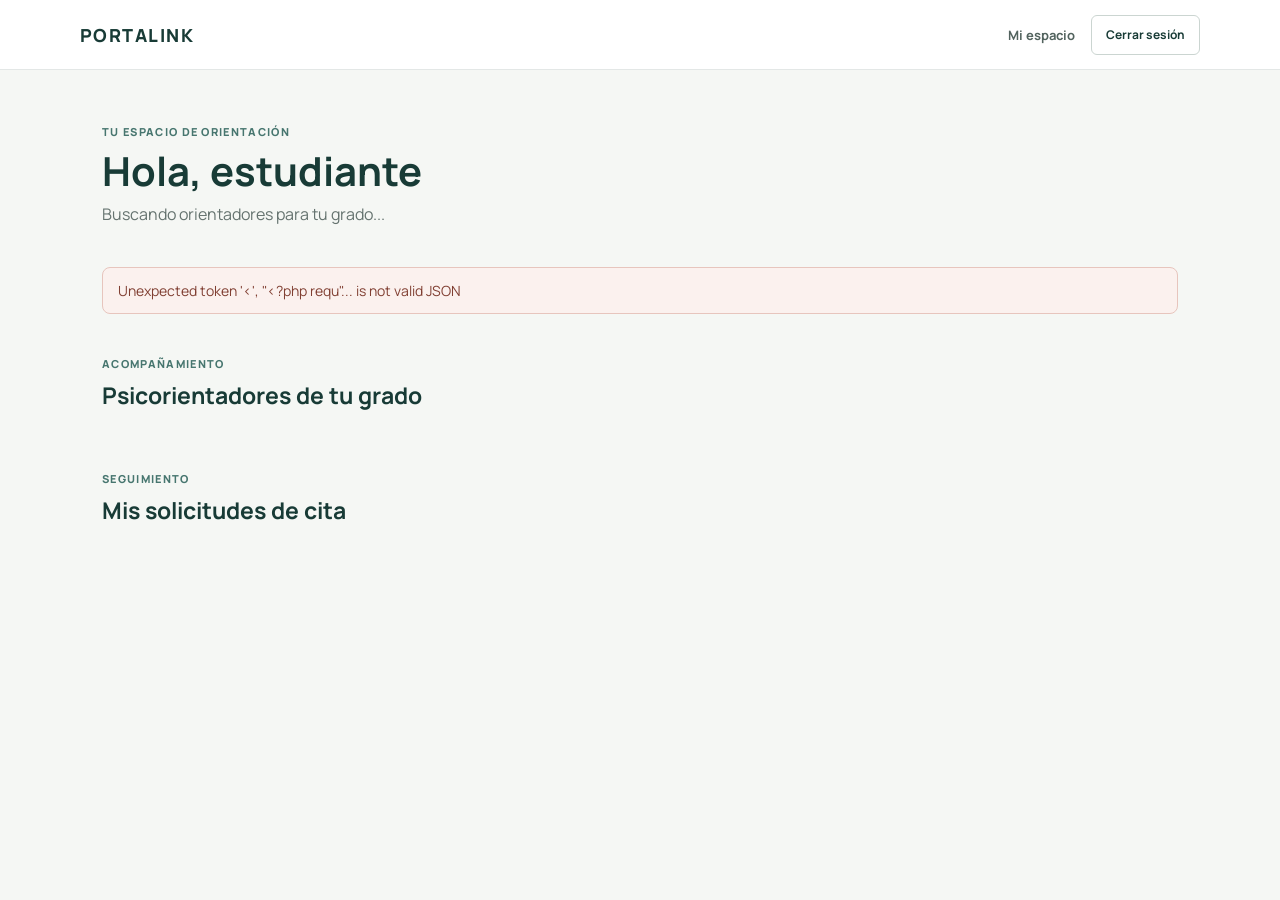
<file: inicioEstu.html>
<!DOCTYPE html>
<html lang="es">
<head>
  <meta charset="UTF-8">
  <meta name="viewport" content="width=device-width, initial-scale=1.0">
  <meta name="theme-color" content="#f5f7f4">
  <title>Orientación | PORTALINK</title>
  <link rel="icon" type="image/png" href="simbolopaginas.png">
  <link rel="shortcut icon" href="simbolopaginas.png">
  <link rel="preconnect" href="https://fonts.googleapis.com">
  <link rel="preconnect" href="https://fonts.gstatic.com" crossorigin>
  <link href="https://fonts.googleapis.com/css2?family=Manrope:wght@400;500;600;700;800&display=swap" rel="stylesheet">
  <link rel="stylesheet" href="inicioEstu.css">
</head>
<body>
  <header class="barra">
    <a class="marca" href="index.html">PORTALINK</a>
    <div class="usuario">
      <span id="saludo">Mi espacio</span>
      <button class="boton-secundario" id="cerrarSesion" type="button">Cerrar sesión</button>
    </div>
  </header>

  <main class="contenido">
    <section class="bienvenida">
      <p class="sobretitulo">TU ESPACIO DE ORIENTACIÓN</p>
      <h1>Hola, <span id="nombreEstudiante">estudiante</span></h1>
      <p id="gradoEstudiante">Buscando orientadores para tu grado...</p>
    </section>

    <div class="mensaje" id="mensaje" role="status" aria-live="polite" hidden></div>

    <section class="seccion">
      <div class="titulo-seccion">
        <div>
          <p class="sobretitulo">ACOMPAÑAMIENTO</p>
          <h2>Psicorientadores de tu grado</h2>
        </div>
      </div>
      <div class="tarjetas" id="orientadores"></div>
    </section>

    <section class="seccion">
      <div class="titulo-seccion">
        <div>
          <p class="sobretitulo">SEGUIMIENTO</p>
          <h2>Mis solicitudes de cita</h2>
        </div>
      </div>
      <div class="lista-citas" id="misCitas"></div>
    </section>
  </main>

  <script src="portalink.js"></script>
  <script>
    const mensaje = document.getElementById("mensaje");
    const contenedorOrientadores = document.getElementById("orientadores");
    const listaCitas = document.getElementById("misCitas");

    function renderizarOrientadores(orientadores) {
      if (orientadores.length === 0) {
        contenedorOrientadores.innerHTML =
          '<p class="vacio">Todavía no hay psicorientadores disponibles para tu grado. Consulta más adelante con la administración de PORTALINK.</p>';
        return;
      }

      contenedorOrientadores.innerHTML = orientadores.map((persona) => {
        const foto = persona.foto_url
          ? `<img src="${Portalink.escapar(persona.foto_url)}" alt="Foto de ${Portalink.escapar(persona.nombre)}" loading="lazy">`
          : '<div class="avatar" aria-hidden="true">P</div>';
        const modalidades = [];
        if (Number(persona.permite_virtual)) modalidades.push(["virtual", "Agendar cita virtual"]);
        if (Number(persona.permite_presencial)) modalidades.push(["presencial", "Agendar cita presencial"]);

        return `
          <article class="tarjeta-orientador">
            ${foto}
            <div class="contenido-tarjeta">
              <h3>${Portalink.escapar(persona.nombre)}</h3>
              <p>${Portalink.escapar(persona.descripcion)}</p>
              <details>
                <summary>Elegir un horario</summary>
                <form class="formulario-cita" data-orientador="${Number(persona.id)}">
                  <label>Fecha y hora
                    <input type="datetime-local" name="fecha_inicio" required>
                  </label>
                  <label>Cuéntanos brevemente qué necesitas
                    <textarea name="motivo" rows="3" maxlength="2000" required></textarea>
                  </label>
                  <div class="acciones-modalidad">
                    ${modalidades.map(([valor, etiqueta]) =>
                      `<button class="boton-principal" type="submit" data-modalidad="${valor}">${etiqueta}</button>`
                    ).join("")}
                  </div>
                </form>
              </details>
            </div>
          </article>
        `;
      }).join("");

      for (const form of contenedorOrientadores.querySelectorAll(".formulario-cita")) {
        const entradaFecha = form.elements.fecha_inicio;
        const ahora = new Date(Date.now() + 60 * 60 * 1000);
        entradaFecha.min = new Date(ahora.getTime() - ahora.getTimezoneOffset() * 60000)
          .toISOString().slice(0, 16);

        form.addEventListener("submit", async (evento) => {
          evento.preventDefault();
          const boton = evento.submitter;
          boton.disabled = true;
          try {
            const resultado = await Portalink.api("crear_cita", {
              orientador_id: Number(form.dataset.orientador),
              fecha_inicio: entradaFecha.value,
              modalidad: boton.dataset.modalidad,
              motivo: form.elements.motivo.value
            });
            Portalink.mostrarMensaje(
              mensaje,
              resultado.message,
              resultado.email_sent === false ? "error" : "exito"
            );
            form.reset();
            form.closest("details").open = false;
            await cargarDatos();
          } catch (error) {
            Portalink.mostrarMensaje(mensaje, error.message);
          } finally {
            boton.disabled = false;
          }
        });
      }
    }

    function renderizarCitas(citas) {
      if (citas.length === 0) {
        listaCitas.innerHTML = '<p class="vacio">Aún no tienes solicitudes de cita.</p>';
        return;
      }

      listaCitas.innerHTML = citas.map((cita) => `
        <article class="cita-estudiante">
          <div>
            <h3>${Portalink.escapar(cita.orientador)}</h3>
            <p>${Portalink.fechaLegible(cita.fecha_inicio, {
              weekday: "long", day: "numeric", month: "long",
              year: "numeric", hour: "2-digit", minute: "2-digit"
            })} · ${Portalink.escapar(cita.modalidad)}</p>
            <p>${Portalink.escapar(cita.motivo)}</p>
          </div>
          <span class="estado ${Portalink.escapar(cita.estado)}">${Portalink.escapar(cita.estado)}</span>
        </article>
      `).join("");
    }

    async function cargarDatos() {
      const resultado = await Portalink.api("datos_panel");
      document.getElementById("nombreEstudiante").textContent =
        `${resultado.perfil.nombre} ${resultado.perfil.apellidos}`;
      document.getElementById("saludo").textContent =
        `${resultado.perfil.nombre} ${resultado.perfil.apellidos}`;
      document.getElementById("gradoEstudiante").textContent =
        `Grado ${resultado.perfil.grado}`;
      renderizarOrientadores(resultado.orientadores);
      renderizarCitas(resultado.citas);
    }

    (async function iniciar() {
      try {
        await Portalink.obtenerSesion("estudiante");
        await cargarDatos();
      } catch (error) {
        if (!mensaje.hidden) return;
        Portalink.mostrarMensaje(mensaje, error.message);
      }
    })();

    document.getElementById("cerrarSesion").addEventListener("click", async () => {
      try {
        await Portalink.cerrarSesion();
      } catch (error) {
        Portalink.mostrarMensaje(mensaje, error.message);
      }
    });
  </script>
</body>
</html>
</file>
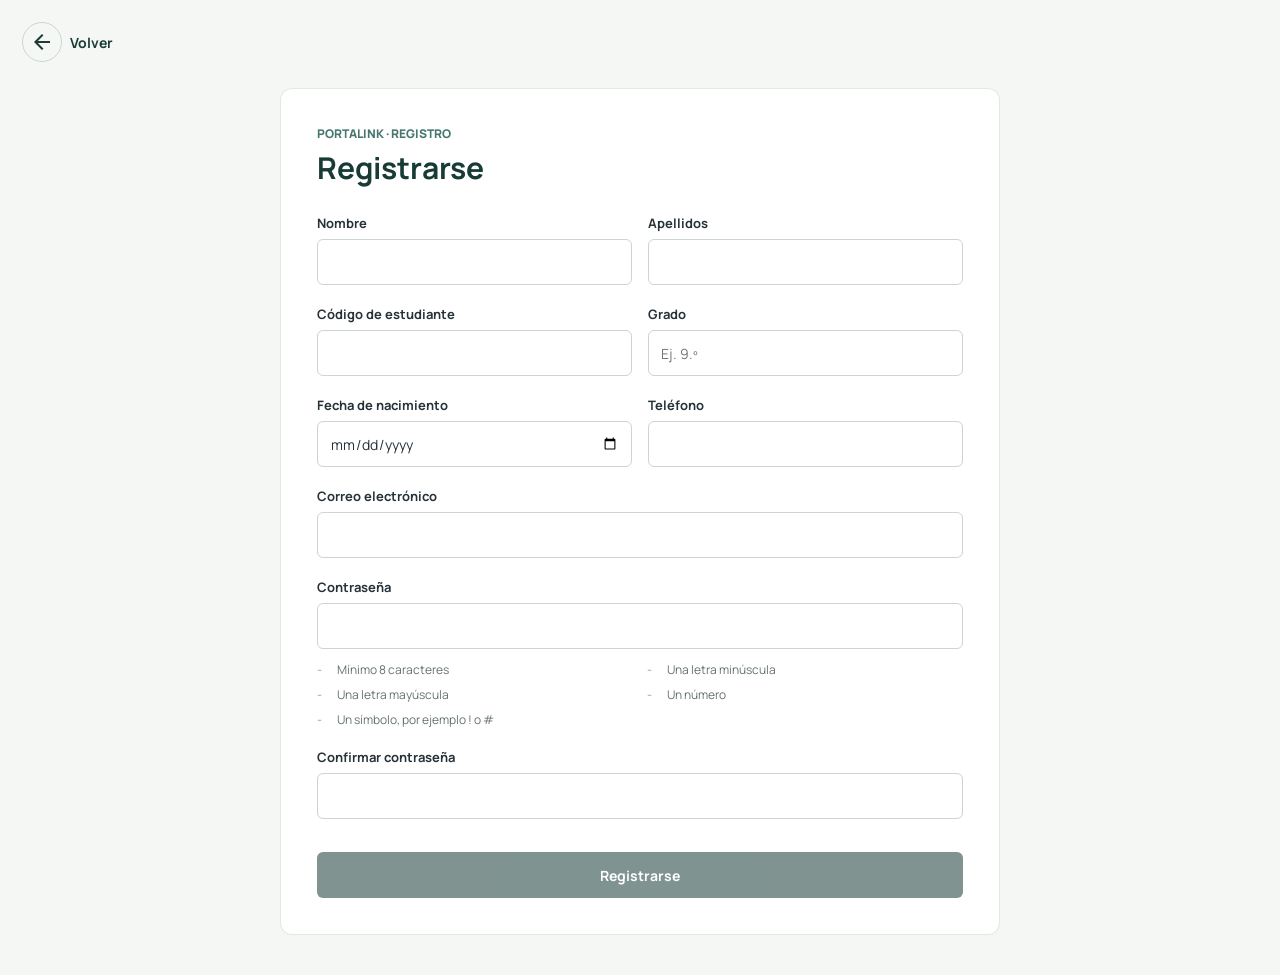
<file: registrarse.html>
<!DOCTYPE html>
<html lang="es">
<head>
  <meta charset="UTF-8">
  <meta name="viewport" content="width=device-width, initial-scale=1.0">
  <title>Registrarse | PORTALINK</title>
  <link rel="icon" type="image/png" href="simbolopaginas.png">
  <link rel="shortcut icon" href="simbolopaginas.png">

  <link rel="preconnect" href="https://fonts.googleapis.com">
  <link rel="preconnect" href="https://fonts.gstatic.com" crossorigin>
  <link
    href="https://fonts.googleapis.com/css2?family=Manrope:wght@400;500;600;700;800&display=swap"
    rel="stylesheet"
  >
  <link
    rel="stylesheet"
    href="https://fonts.googleapis.com/icon?family=Material+Icons"
  >
  <link rel="stylesheet" href="registrarse.css">
</head>
<body>
  <a class="volver" href="index.html" aria-label="Volver al inicio">
    <span class="material-icons" aria-hidden="true">arrow_back</span>
    Volver
  </a>

  <main class="registro">
    <header class="encabezado">
      <p>PORTALINK · REGISTRO</p>
      <h1>Registrarse</h1>
    </header>

    <div
      class="mensaje-formulario"
      id="mensajeFormulario"
      role="status"
      aria-live="polite"
      hidden
    >
      <span class="material-icons" id="iconoMensaje" aria-hidden="true"></span>
      <span id="textoMensajeFormulario"></span>
    </div>

    <form action="guardar_estudiante.php" method="post">
      <div class="campos">
        <div class="campo">
          <label for="nombre">Nombre</label>
          <input type="text" id="nombre" name="nombre"
                 autocomplete="given-name" maxlength="100" required>
        </div>

        <div class="campo">
          <label for="apellidos">Apellidos</label>
          <input type="text" id="apellidos" name="apellidos"
                 autocomplete="family-name" maxlength="150" required>
        </div>

        <div class="campo">
          <label for="codigo">Código de estudiante</label>
          <input type="text" id="codigo" name="codigo_estudiante"
                 autocomplete="off" maxlength="30" required>
        </div>

        <div class="campo">
          <label for="grado">Grado</label>
          <input type="text" id="grado" name="grado"
                 placeholder="Ej. 9.º" maxlength="20" required>
        </div>

        <div class="campo">
          <label for="fecha">Fecha de nacimiento</label>
          <input type="date" id="fecha" name="fecha_nacimiento"
                 autocomplete="bday" required>
        </div>

        <div class="campo">
          <label for="telefono">Teléfono</label>
          <input type="tel" id="telefono" name="telefono"
                 autocomplete="tel" maxlength="20" required>
        </div>

        <div class="campo campo-completo">
          <label for="correo">Correo electrónico</label>
          <input type="email" id="correo" name="correo"
                 autocomplete="email" maxlength="150" required>
        </div>

        <div
          class="campo campo-completo verificacion-correo"
          id="verificacionCorreo"
          hidden
        >
          <span class="etiqueta">Verificar correo</span>

          <button class="boton-verificacion" type="button" id="enviarCodigo">
            Mandar código
          </button>

          <div class="codigo-verificacion" id="ingresoCodigo" hidden>
            <label for="codigoCorreo">Código de verificación</label>
            <input
              type="text"
              id="codigoCorreo"
              autocomplete="one-time-code"
              inputmode="numeric"
              maxlength="6"
              pattern="[0-9]{6}"
            >
            <button class="boton-verificacion" type="button" id="verificarCodigo">
              Verificar código
            </button>
          </div>
        </div>

        <div class="campo campo-completo">
          <label for="contrasena">Contraseña</label>
          <input
            type="password"
            id="contrasena"
            name="contrasena"
            autocomplete="new-password"
            required
          >
          <ul class="reglas-contrasena" aria-live="polite">
            <li class="regla" id="reglaLongitud">Mínimo 8 caracteres</li>
            <li class="regla" id="reglaMinuscula">Una letra minúscula</li>
            <li class="regla" id="reglaMayuscula">Una letra mayúscula</li>
            <li class="regla" id="reglaNumero">Un número</li>
            <li class="regla" id="reglaSimbolo">Un símbolo, por ejemplo ! o #</li>
          </ul>
        </div>

        <div class="campo campo-completo">
          <label for="confirmarContrasena">Confirmar contraseña</label>
          <input
            type="password"
            id="confirmarContrasena"
            name="confirmar_contrasena"
            autocomplete="new-password"
            required
          >
          <p class="ayuda" id="mensajeConfirmacion" aria-live="polite"></p>
        </div>
      </div>

      <button class="registrarse" id="botonRegistro" type="submit" disabled>
        Registrarse
      </button>
    </form>
  </main>

  <script>
    const formulario = document.querySelector(".registro form");
    const correo = document.getElementById("correo");
    const seccionVerificacion =
      document.getElementById("verificacionCorreo");
    const botonEnviar = document.getElementById("enviarCodigo");
    const ingresoCodigo = document.getElementById("ingresoCodigo");
    const codigoCorreo = document.getElementById("codigoCorreo");
    const botonVerificar = document.getElementById("verificarCodigo");
    const botonRegistro = document.getElementById("botonRegistro");

    const contrasena = document.getElementById("contrasena");
    const confirmarContrasena =
      document.getElementById("confirmarContrasena");
    const mensajeConfirmacion =
      document.getElementById("mensajeConfirmacion");

    const mensajeFormulario =
      document.getElementById("mensajeFormulario");
    const iconoMensaje = document.getElementById("iconoMensaje");
    const textoMensajeFormulario =
      document.getElementById("textoMensajeFormulario");

    let correoSolicitado = "";
    let correoVerificado = "";

    const erroresFormulario = {
      codigo_duplicado: "Ese código de estudiante ya está registrado.",
      correo_duplicado: "Ese correo ya tiene una cuenta registrada.",
      campos: "Completa todos los campos obligatorios.",
      correo: "Escribe un correo electrónico válido.",
      fecha: "La fecha de nacimiento no es válida.",
      contrasena: "La contraseña no cumple todos los requisitos.",
      confirmar: "Las contraseñas no coinciden.",
      correo_no_verificado: "Verifica tu correo antes de crear la cuenta.",
      general: "No se pudo completar el registro. Inténtalo nuevamente."
    };

    function mostrarMensaje(texto, tipo) {
      mensajeFormulario.className = `mensaje-formulario ${tipo}`;
      iconoMensaje.textContent =
        tipo === "exito" ? "check_circle" : "error_outline";
      textoMensajeFormulario.textContent = texto;
      mensajeFormulario.hidden = false;
    }

    async function enviarPost(url, campos) {
      const datos = new FormData();

      for (const [nombre, valor] of Object.entries(campos)) {
        datos.append(nombre, valor);
      }

      const respuesta = await fetch(url, {
        method: "POST",
        body: datos
      });

      let resultado;

      try {
        resultado = await respuesta.json();
      } catch {
        throw new Error(
          "El servidor no devolvió una respuesta válida. Comprueba que PHP esté funcionando."
        );
      }

      if (!respuesta.ok || !resultado.success) {
        throw new Error(resultado.message || "Ocurrió un error.");
      }

      return resultado;
    }

    function validarContrasenas() {
      const valor = contrasena.value;

      const reglas = {
        reglaLongitud: valor.length >= 8,
        reglaMinuscula: /[a-z]/.test(valor),
        reglaMayuscula: /[A-Z]/.test(valor),
        reglaNumero: /[0-9]/.test(valor),
        reglaSimbolo: /[^A-Za-z0-9]/.test(valor)
      };

      for (const [id, cumple] of Object.entries(reglas)) {
        document.getElementById(id).classList.toggle("cumple", cumple);
      }

      const valida = Object.values(reglas).every(Boolean);
      const valorConfirmacion = confirmarContrasena.value;
      const coinciden =
        valorConfirmacion !== "" && valorConfirmacion === valor;

      contrasena.setCustomValidity(
        valor !== "" && !valida
          ? "Usa al menos 8 caracteres, una minúscula, una mayúscula, un número y un símbolo."
          : ""
      );

      confirmarContrasena.setCustomValidity(
        valorConfirmacion !== "" && !coinciden
          ? "Las contraseñas no coinciden."
          : ""
      );

      if (valorConfirmacion === "") {
        mensajeConfirmacion.textContent = "";
        mensajeConfirmacion.className = "ayuda";
      } else if (coinciden) {
        mensajeConfirmacion.textContent = "Las contraseñas coinciden.";
        mensajeConfirmacion.className = "ayuda coincide";
      } else {
        mensajeConfirmacion.textContent = "Las contraseñas no coinciden.";
        mensajeConfirmacion.className = "ayuda no-coincide";
      }

      return valida;
    }

    function actualizarEstadoRegistro() {
      const contrasenaValida = validarContrasenas();
      const contrasenasCoinciden =
        confirmarContrasena.value !== "" &&
        confirmarContrasena.value === contrasena.value;
      const correoEstaVerificado =
        correoVerificado !== "" &&
        correo.value.trim() === correoVerificado;

      botonRegistro.disabled =
        !correoEstaVerificado ||
        !contrasenaValida ||
        !contrasenasCoinciden;
    }

    const parametros = new URLSearchParams(window.location.search);
    const codigoError = parametros.get("error");

    if (erroresFormulario[codigoError]) {
      mostrarMensaje(erroresFormulario[codigoError], "error");
      window.history.replaceState(
        {},
        document.title,
        window.location.pathname
      );
    }

    correo.addEventListener("input", function () {
      const valor = correo.value.trim();
      const esValido = valor !== "" && correo.validity.valid;

      seccionVerificacion.hidden = !esValido;
      mensajeFormulario.hidden = true;

      if (correoSolicitado && valor !== correoSolicitado) {
        correoSolicitado = "";
        correoVerificado = "";
        ingresoCodigo.hidden = true;
        codigoCorreo.value = "";
        botonEnviar.disabled = false;
        botonEnviar.textContent = "Mandar código";
      }

      if (correoVerificado && valor !== correoVerificado) {
        correoVerificado = "";
      }

      actualizarEstadoRegistro();
    });

    contrasena.addEventListener("input", actualizarEstadoRegistro);
    confirmarContrasena.addEventListener("input", actualizarEstadoRegistro);

    botonEnviar.addEventListener("click", async function () {
      if (!correo.checkValidity()) {
        correo.reportValidity();
        return;
      }

      const correoDestino = correo.value.trim();
      botonEnviar.disabled = true;
      botonEnviar.textContent = "Enviando...";
      mensajeFormulario.hidden = true;

      try {
        const resultado = await enviarPost("enviar_codigo.php", {
          correo: correoDestino
        });

        correoSolicitado = correoDestino;
        correoVerificado = "";
        codigoCorreo.value = "";
        ingresoCodigo.hidden = false;
        codigoCorreo.focus();

        mostrarMensaje(resultado.message, "exito");
      } catch (error) {
        mostrarMensaje(error.message, "error");
      } finally {
        botonEnviar.disabled = false;
        botonEnviar.textContent = "Mandar código";
        actualizarEstadoRegistro();
      }
    });

    botonVerificar.addEventListener("click", async function () {
      if (!codigoCorreo.checkValidity()) {
        codigoCorreo.reportValidity();
        return;
      }

      const correoDestino = correo.value.trim();

      if (!correoSolicitado || correoDestino !== correoSolicitado) {
        mostrarMensaje(
          "Solicita un código para este correo antes de verificarlo.",
          "error"
        );
        return;
      }

      botonVerificar.disabled = true;
      botonVerificar.textContent = "Verificando...";
      mensajeFormulario.hidden = true;

      try {
        const resultado = await enviarPost("verificar_codigo.php", {
          correo: correoDestino,
          codigo_verificacion: codigoCorreo.value.trim()
        });

        correoVerificado = correoDestino;
        mostrarMensaje(resultado.message, "exito");
      } catch (error) {
        mostrarMensaje(error.message, "error");
      } finally {
        botonVerificar.disabled = false;
        botonVerificar.textContent = "Verificar código";
        actualizarEstadoRegistro();
      }
    });

    formulario.addEventListener("submit", function (evento) {
      const contrasenaValida = validarContrasenas();
      const contrasenasCoinciden =
        confirmarContrasena.value !== "" &&
        confirmarContrasena.value === contrasena.value;
      const correoEstaVerificado =
        correoVerificado !== "" &&
        correo.value.trim() === correoVerificado;

      if (!correoEstaVerificado) {
        evento.preventDefault();
        mostrarMensaje("Primero debes verificar tu correo.", "error");
        return;
      }

      if (!contrasenaValida) {
        evento.preventDefault();
        contrasena.reportValidity();
        return;
      }

      if (!contrasenasCoinciden) {
        evento.preventDefault();
        confirmarContrasena.reportValidity();
      }
    });

    actualizarEstadoRegistro();
  </script>
</body>
</html>
</file>
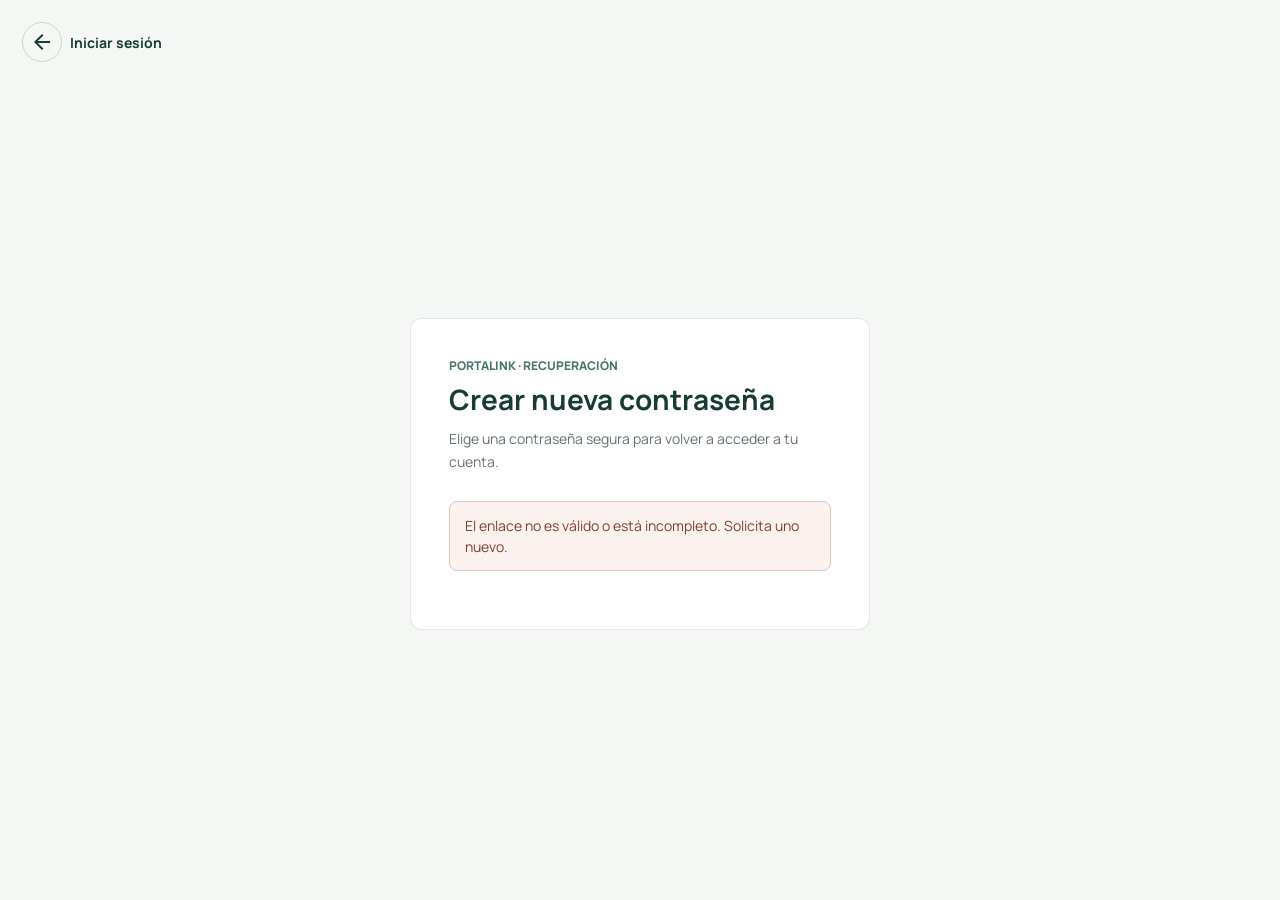
<file: restaurarContraseña.htm>
<!DOCTYPE html>
<html lang="es">
<head>
  <meta charset="UTF-8">
  <title>Restablecer contraseña | PORTALINK</title>
  <link rel="icon" type="image/png" href="simbolopaginas.png">
  <link rel="shortcut icon" href="simbolopaginas.png">
</head>
<body>
  <p>La página se ha movido. <a id="enlace" href="restaurarContraseña.html">Continúa aquí</a>.</p>
  <script>
    const destino = "restaurarContraseña.html" + window.location.search;
    document.getElementById("enlace").href = destino;
    window.location.replace(destino);
  </script>
</body>
</html>
</file>
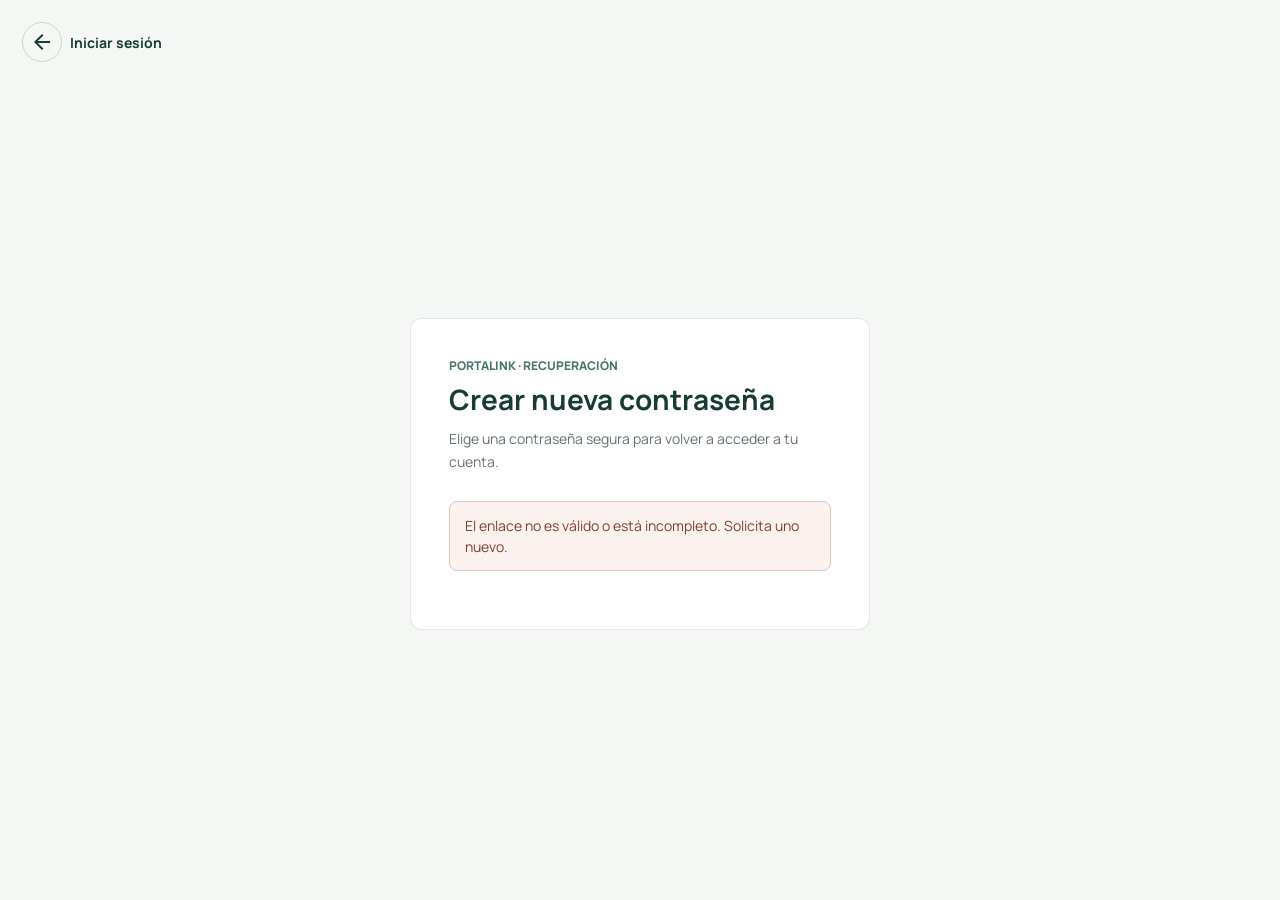
<file: restaurarContraseña.html>
<!DOCTYPE html>
<html lang="es">
<head>
  <meta charset="UTF-8">
  <meta name="viewport" content="width=device-width, initial-scale=1.0">
  <meta name="theme-color" content="#f5f7f4">
  <title>Crear nueva contraseña | PORTALINK</title>
  <link rel="icon" type="image/png" href="simbolopaginas.png">
  <link rel="shortcut icon" href="simbolopaginas.png">
  <link rel="preconnect" href="https://fonts.googleapis.com">
  <link rel="preconnect" href="https://fonts.gstatic.com" crossorigin>
  <link href="https://fonts.googleapis.com/css2?family=Manrope:wght@400;500;600;700;800&display=swap" rel="stylesheet">
  <link rel="stylesheet" href="https://fonts.googleapis.com/icon?family=Material+Icons">
  <link rel="stylesheet" href="restaurarContraseña.css">
</head>
<body>
  <a class="volver" href="iniciarsesion.html"><span class="material-icons" aria-hidden="true">arrow_back</span>Iniciar sesión</a>
  <main class="tarjeta">
    <header class="encabezado">
      <p>PORTALINK · RECUPERACIÓN</p>
      <h1>Crear nueva contraseña</h1>
      <span>Elige una contraseña segura para volver a acceder a tu cuenta.</span>
    </header>
    <div class="mensaje-formulario" id="mensaje" role="status" aria-live="polite" hidden></div>
    <form id="formulario" action="restablecer_contrasena.php" method="post">
      <input type="hidden" id="token" name="token">
      <div class="campo">
        <label for="contrasena">Nueva contraseña</label>
        <input type="password" id="contrasena" name="contrasena" autocomplete="new-password" minlength="8" required>
      </div>
      <div class="campo">
        <label for="confirmar">Confirmar contraseña</label>
        <input type="password" id="confirmar" name="confirmar_contrasena" autocomplete="new-password" minlength="8" required>
      </div>
      <p class="ayuda">Usa al menos 8 caracteres, una minúscula, una mayúscula, un número y un símbolo.</p>
      <button class="boton-principal" id="boton" type="submit">Guardar contraseña</button>
    </form>
  </main>
  <script>
    const formulario = document.getElementById("formulario");
    const boton = document.getElementById("boton");
    const mensaje = document.getElementById("mensaje");
    const token = new URLSearchParams(location.search).get("token");
    const contrasena = document.getElementById("contrasena");
    const confirmar = document.getElementById("confirmar");

    if (token) {
      document.getElementById("token").value = token;
    } else {
      formulario.hidden = true;
      mensaje.textContent = "El enlace no es válido o está incompleto. Solicita uno nuevo.";
      mensaje.hidden = false;
    }

    formulario.addEventListener("submit", async (evento) => {
      evento.preventDefault();
      mensaje.hidden = true;
      if (contrasena.value !== confirmar.value) {
        confirmar.setCustomValidity("Las contraseñas no coinciden.");
        confirmar.reportValidity();
        confirmar.addEventListener("input", () => confirmar.setCustomValidity(""), { once: true });
        return;
      }
      boton.disabled = true;
      boton.textContent = "Guardando...";
      try {
        const respuesta = await fetch(formulario.action, {
          method: "POST",
          body: new FormData(formulario),
          headers: { Accept: "application/json" }
        });
        const resultado = await respuesta.json();
        if (!respuesta.ok || !resultado.success) {
          throw new Error(resultado.message || "No se pudo cambiar la contraseña.");
        }
        mensaje.textContent = resultado.message;
        mensaje.classList.add("exito");
        mensaje.hidden = false;
        formulario.hidden = true;
      } catch (error) {
        mensaje.textContent = error instanceof Error
          ? error.message
          : "No se pudo conectar con el servidor. Inténtalo de nuevo.";
        mensaje.hidden = false;
      } finally {
        boton.disabled = false;
        boton.textContent = "Guardar contraseña";
      }
    });
  </script>
</body>
</html>
</file>
<file: index.css>
html,
body {
  margin: 0;
  min-height: 100%;
}

body {
  overflow-x: hidden;
}

nav.barra,
nav.barra .nav-wrapper {
  height: 64px;
  line-height: 64px;
}

nav.barra {
  margin: 0;
  background-color: #174f45;
}

.barra .nav-wrapper {
  position: relative;
  padding: 0 24px;
}

.barra .nav-wrapper ul li a {
  color: #fff;
}

.barra a:hover {
  background-color: rgb(255 255 255 / 12%);
}

.barra .marca {
  position: absolute;
  top: 0;
  left: 16px;
  z-index: 2;
  display: flex;
  align-items: center;
  height: 100%;
}

.icono-nav {
  display: block;
  width: 42px;
  height: 42px;
  object-fit: contain;
}

.barra .sidenav-trigger {
  color: #fff;
}

.imgPrincipal {
  position: relative;
  width: 100%;
  height: calc(100vh - 64px);
  overflow: hidden;
  margin: 0;
  background: #f4f4f4;
}

.fondo {
  display: block;
  width: 100%;
  height: 100%;
  object-fit: cover;
  object-position: center 65%;
  animation: desvanecerFondo 1.8s ease-in both;
}

.imgPrincipal::after {
  content: "";
  position: absolute;
  inset: auto 0 0;
  z-index: 1;
  height: 24vh;
  background: linear-gradient(to bottom, transparent, #f4f4f4);
  pointer-events: none;
}

.logo {
  position: absolute;
  top: 35%;
  left: 50%;
  z-index: 2;
  width: min(350px, 75vw);
  height: auto;
  transform: translate(-50%, -50%);
  animation: acercarLogo 1s ease-out 0.3s both;
}

.registrarse {
  position: absolute;
  top: 65%;
  left: 50%;
  z-index: 2;
  transform: translate(-50%, -50%);
  padding: 14px 28px;
  border: none;
  border-radius: 8px;
  background-color: #087f70;
  color: #fff;
  font-size: 16px;
  font-weight: 700;
  cursor: pointer;
  box-shadow: 0 5px 16px rgb(0 0 0 / 25%);
  animation: entradaBoton 0.8s ease-out 0.5s both;
  transition:
    transform 0.2s ease,
    background-color 0.2s ease,
    box-shadow 0.2s ease;
}

.registrarse:hover {
  transform: translate(-50%, -50%) scale(1.08);
  background-color: #09695e;
  box-shadow: 0 8px 20px rgb(0 0 0 / 35%);
}

.registrarse:active {
  transform: translate(-50%, -50%) scale(0.96);
  background-color: #d65e3b;
}

.registrarse:focus-visible {
  outline: 3px solid #fff;
  outline-offset: 4px;
}

.contenedor {
  min-height: 100vh;
  padding: 48px 24px;
  background: #f4f4f4;
}

@keyframes desvanecerFondo {
  from {
    opacity: 0;
  }
  to {
    opacity: 1;
  }
}

@keyframes acercarLogo {
  from {
    opacity: 0;
    transform: translate(-50%, -50%) scale(0.75);
  }
  to {
    opacity: 1;
    transform: translate(-50%, -50%) scale(1);
  }
}

@keyframes entradaBoton {
  from {
    top: 72%;
    opacity: 0;
  }
  to {
    top: 65%;
    opacity: 1;
  }
}

@supports (animation-timeline: scroll()) {
  .fondo {
    animation:
      desvanecerFondo 1.8s ease-in both,
      subirFondo 1s linear both;
    animation-timeline: auto, scroll(root block);
    animation-range: normal, 0vh 100vh;
  }

  .logo {
    animation:
      acercarLogo 1s ease-out 0.3s both,
      subirLogo 1s linear both;
    animation-timeline: auto, scroll(root block);
    animation-range: normal, 0vh 100vh;
  }
}

@keyframes subirFondo {
  from {
    transform: translateY(0) scale(1);
  }
  to {
    transform: translateY(-8vh) scale(1.18);
  }
}

@keyframes subirLogo {
  from {
    translate: 0 0;
  }
  to {
    translate: 0 -50vh;
  }
}

@media (max-width: 600px) {
  nav.barra,
  nav.barra .nav-wrapper {
    height: 56px;
    line-height: 56px;
  }

  .barra .nav-wrapper {
    padding: 0 12px;
  }

  .imgPrincipal {
    height: calc(100vh - 56px);
  }
}

@media (prefers-reduced-motion: reduce) {
  .fondo,
  .logo,
  .registrarse {
    animation: none !important;
  }
}

:root {
  --portal-green: #183b36;
  --portal-turquoise: #a8dadc;
  --portal-ivory: #f5f7f4;
  --portal-graphite: #263238;
  --portal-line: rgb(24 59 54 / 16%);
}

.about-intro,
.story-band,
.trust-band {
  padding: 88px 28px;
  font-family: "Manrope", sans-serif;
}

.about-intro {
  background: var(--portal-ivory);
  color: var(--portal-graphite);
}

.about-wrap {
  width: min(1240px, 100%);
  margin: 0 auto;
}

.about-grid {
  display: grid;
  grid-template-columns: 1fr 0.9fr 1.2fr;
  align-items: center;
  gap: 48px;
}

.eyebrow {
  margin: 0 0 16px;
  color: #47766f;
  font-size: 12px;
  font-weight: 800;
}

.about-copy h2,
.story-copy h2,
.trust-intro h2 {
  margin: 0 0 18px;
  font-size: 38px;
  line-height: 1.15;
  font-weight: 600;
}

.about-copy > p:not(.eyebrow),
.story-copy > p:not(.eyebrow),
.trust-intro > p:not(.eyebrow),
.feature p,
.trust-principle p {
  font-size: 14px;
  line-height: 1.8;
}

.about-link {
  display: inline-flex;
  align-items: center;
  gap: 10px;
  margin-top: 16px;
  color: var(--portal-green);
  font-size: 14px;
  font-weight: 700;
}

.about-link:hover {
  color: #47766f;
}

.editorial-image {
  display: block;
  width: 100%;
  object-fit: cover;
}

.notebook-image {
  aspect-ratio: 4 / 5;
  border-radius: 47% 53% 43% 57% / 43% 45% 55% 57%;
}

.features-grid {
  display: grid;
  grid-template-columns: repeat(2, minmax(0, 1fr));
}

.feature {
  min-height: 155px;
  padding: 18px;
  border-bottom: 1px solid var(--portal-line);
}

.feature:nth-child(odd) {
  border-right: 1px solid var(--portal-line);
}

.feature:nth-last-child(-n + 2) {
  border-bottom: 0;
}

.feature .material-icons-outlined,
.trust-principle .material-icons-outlined {
  color: #47766f;
  font-size: 25px;
}

.feature h3,
.trust-principle h3 {
  margin: 12px 0 6px;
  color: var(--portal-green);
  font-size: 15px;
  font-weight: 700;
}

.feature p,
.trust-principle p {
  margin: 0;
}

.story-band {
  background: #eaf2ef;
  color: var(--portal-graphite);
}

.story-grid {
  display: grid;
  grid-template-columns: 1fr 0.85fr 1fr;
  align-items: center;
  gap: 42px;
}

.story-copy h2 {
  font-size: 30px;
}

.student-image {
  aspect-ratio: 4 / 3;
  border-radius: 48% 52% 42% 58% / 44% 40% 60% 56%;
}

.solution-copy {
  min-height: 210px;
  padding-left: 34px;
  border-left: 1px solid var(--portal-line);
}

.trust-band {
  position: relative;
  overflow: hidden;
  background: var(--portal-green);
  color: var(--portal-ivory);
}

.trust-band::before,
.trust-band::after {
  position: absolute;
  content: "";
  width: 210px;
  height: 160px;
  border-radius: 62% 38% 51% 49% / 42% 57% 43% 58%;
  background: rgb(168 218 220 / 8%);
  pointer-events: none;
}

.trust-band::before {
  top: -90px;
  left: -70px;
  transform: rotate(24deg);
}

.trust-band::after {
  right: -80px;
  bottom: -100px;
  transform: rotate(-18deg);
}

.trust-grid {
  position: relative;
  z-index: 1;
  display: grid;
  grid-template-columns: 1.3fr repeat(3, 1fr);
  align-items: center;
  gap: 38px;
}

.trust-shield,
.trust-principle .material-icons-outlined {
  color: var(--portal-turquoise);
  font-size: 28px;
}

.trust-intro .eyebrow {
  margin-top: 16px;
  color: var(--portal-turquoise);
}

.trust-intro h2 {
  font-size: 28px;
}

.trust-intro > p:not(.eyebrow),
.trust-principle p {
  color: rgb(245 247 244 / 78%);
}

.trust-principle h3 {
  color: var(--portal-ivory);
}

@supports (animation-timeline: view()) {
  .reveal {
    animation: reveal-section linear both;
    animation-timeline: view();
    animation-range: entry 0% cover 25%;
  }
}

@keyframes reveal-section {
  from {
    opacity: 0;
    transform: translateY(24px);
  }
  to {
    opacity: 1;
    transform: translateY(0);
  }
}

@media (max-width: 950px) {
  .about-grid {
    grid-template-columns: 1fr 1fr;
  }

  .features-grid {
    grid-column: 1 / -1;
  }

  .story-grid {
    grid-template-columns: 1fr 0.8fr;
  }

  .solution-copy {
    grid-column: 1 / -1;
    min-height: auto;
    padding: 28px 0 0;
    border-top: 1px solid var(--portal-line);
    border-left: 0;
  }

  .trust-grid {
    grid-template-columns: repeat(2, 1fr);
  }
}

@media (max-width: 600px) {
  .about-intro,
  .story-band,
  .trust-band {
    padding: 64px 22px;
  }

  .about-grid,
  .story-grid,
  .trust-grid {
    grid-template-columns: 1fr;
    gap: 28px;
  }

  .about-copy h2 {
    font-size: 34px;
  }

  .notebook-image {
    max-height: 360px;
  }

  .features-grid {
    grid-column: auto;
  }

  .story-copy h2 {
    font-size: 27px;
  }

  .student-image {
    max-height: 300px;
  }

  .solution-copy {
    grid-column: auto;
  }

  .trust-intro h2 {
    font-size: 26px;
  }
}

@media (prefers-reduced-motion: reduce) {
  .reveal {
    animation: none !important;
  }
}
</file>
<file: ADMINISTRACION.css>
:root {
  font-family: "Manrope", sans-serif;
  color: #263238;
  background: #f5f7f4;
  font-synthesis: none;
}

* {
  box-sizing: border-box;
}

body {
  min-height: 100vh;
  margin: 0;
}

.barra {
  display: flex;
  min-height: 70px;
  align-items: center;
  justify-content: space-between;
  gap: 18px;
  padding: 12px max(22px, calc((100vw - 1180px) / 2));
  border-bottom: 1px solid rgb(24 59 54 / 12%);
  background: #fff;
}

.marca {
  color: #183b36;
  font-size: 17px;
  font-weight: 800;
  letter-spacing: .08em;
  text-decoration: none;
}

.marca span {
  color: #47766f;
  font-size: 10px;
}

.usuario {
  display: flex;
  align-items: center;
  gap: 18px;
  color: #52635e;
  font-size: 13px;
}

.contenido {
  width: min(1180px, 100%);
  margin: 0 auto;
  padding: 46px 22px 72px;
}

.encabezado {
  margin-bottom: 26px;
}

.sobretitulo {
  margin: 0 0 7px;
  color: #47766f;
  font-size: 11px;
  font-weight: 800;
  letter-spacing: .12em;
}

.encabezado h1 {
  margin: 0 0 8px;
  color: #183b36;
  font-size: clamp(28px, 5vw, 38px);
}

.encabezado > p:last-child,
.ayuda {
  max-width: 850px;
  margin: 0;
  color: #65736f;
  font-size: 13px;
  line-height: 1.65;
}

.seccion {
  margin-top: 38px;
}

.titulo-seccion {
  display: flex;
  align-items: end;
  justify-content: space-between;
  gap: 18px;
  margin-bottom: 16px;
}

.titulo-seccion h2 {
  margin: 0;
  color: #183b36;
  font-size: 22px;
}

.formulario-orientador {
  margin-bottom: 18px;
  padding: 22px;
  border: 1px solid rgb(24 59 54 / 14%);
  border-radius: 10px;
  background: #fff;
}

.formulario-orientador[hidden] {
  display: none;
}

.encabezado-formulario {
  display: flex;
  align-items: center;
  justify-content: space-between;
  margin-bottom: 16px;
}

.encabezado-formulario h3 {
  margin: 0;
  color: #183b36;
  font-size: 17px;
}

.boton-cerrar {
  width: 34px;
  height: 34px;
  border: 1px solid #cbd5d1;
  border-radius: 50%;
  background: #fff;
  color: #183b36;
  font-size: 20px;
  cursor: pointer;
}

.campos-formulario {
  display: grid;
  grid-template-columns: repeat(2, minmax(0, 1fr));
  gap: 14px;
  margin-bottom: 16px;
}

.campos-formulario > label {
  display: grid;
  gap: 6px;
  color: #34443f;
  font-size: 12px;
  font-weight: 700;
}

.campos-formulario input,
.campos-formulario textarea {
  width: 100%;
  min-height: 40px;
  padding: 9px 10px;
  border: 1px solid #cbd5d1;
  border-radius: 6px;
  color: #263238;
  font: inherit;
  font-size: 13px;
}

.campos-formulario textarea {
  resize: vertical;
}

.campos-formulario input:focus,
.campos-formulario textarea:focus,
.celda-input:focus {
  border-color: #47766f;
  outline: 3px solid rgb(168 218 220 / 45%);
}

.ancho-completo {
  grid-column: 1 / -1;
}

.modalidades {
  display: flex;
  gap: 18px;
  margin: 0;
  padding: 12px;
  border: 1px solid #e1e8e4;
  border-radius: 6px;
}

.modalidades legend {
  padding: 0 5px;
  color: #34443f;
  font-size: 12px;
  font-weight: 700;
}

.modalidades label {
  display: inline-flex;
  align-items: center;
  gap: 7px;
  font-size: 13px;
}

.modalidades input {
  width: auto;
  min-height: auto;
  accent-color: #183b36;
}

.campos-formulario small {
  color: #65736f;
  font-size: 11px;
  font-weight: 400;
}

.boton-principal,
.boton-secundario {
  min-height: 40px;
  padding: 0 14px;
  border: 0;
  border-radius: 6px;
  background: #183b36;
  color: #fff;
  font: inherit;
  font-size: 12px;
  font-weight: 700;
  cursor: pointer;
}

.boton-principal:hover {
  background: #285b53;
}

.boton-secundario {
  border: 1px solid #cbd5d1;
  background: #fff;
  color: #183b36;
}

.boton-secundario:hover {
  background: #f1f8f5;
}

.boton-pequeno {
  min-height: 32px;
  padding: 0 10px;
  font-size: 11px;
  white-space: nowrap;
}

.tabla-contenedor {
  overflow-x: auto;
  border: 1px solid rgb(24 59 54 / 12%);
  border-radius: 10px;
  background: #fff;
}

table {
  width: 100%;
  min-width: 950px;
  border-collapse: collapse;
  text-align: left;
}

th,
td {
  padding: 12px 14px;
  border-bottom: 1px solid #e8eeeb;
  font-size: 12px;
  vertical-align: middle;
}

th {
  background: #f7f9f7;
  color: #52635e;
  font-size: 10px;
  font-weight: 800;
  letter-spacing: .05em;
  text-transform: uppercase;
  white-space: nowrap;
}

tbody tr:last-child td {
  border-bottom: 0;
}

td {
  color: #34443f;
  line-height: 1.5;
}

td strong,
td small {
  display: block;
}

td small {
  color: #65736f;
  font-size: 10px;
}

.celda-input {
  width: 190px;
  min-height: 34px;
  padding: 6px 8px;
  border: 1px solid #cbd5d1;
  border-radius: 5px;
  font: inherit;
  font-size: 11px;
}

.grado-input {
  width: 70px;
}

.codigo-input {
  width: 115px;
}

.telefono-input {
  width: 125px;
}

.fecha-input {
  width: 140px;
}

.acciones-tabla {
  display: flex;
  align-items: center;
  gap: 6px;
}

.estado {
  display: inline-block;
  padding: 5px 8px;
  border-radius: 999px;
  background: #f0f1e8;
  color: #52635e;
  font-size: 10px;
  font-weight: 800;
  text-transform: capitalize;
}

.estado.activo,
.estado.aceptada,
.estado.realizada {
  background: #e5f3eb;
  color: #246b52;
}

.estado.inactivo,
.estado.rechazada {
  background: #fbf1ee;
  color: #803f32;
}

.celda-vacia {
  padding: 22px;
  color: #65736f;
  text-align: center;
}

.mensaje {
  margin: 0 0 18px;
  padding: 13px 15px;
  border: 1px solid #e7c5bd;
  border-radius: 8px;
  background: #fbf1ee;
  color: #803f32;
  font-size: 14px;
}

.mensaje.exito {
  border-color: #b8dccc;
  background: #edf7f1;
  color: #183b36;
}

.mensaje[hidden] {
  display: none;
}

button:disabled {
  opacity: .6;
  cursor: wait;
}

@media (max-width: 680px) {
  .barra {
    align-items: flex-start;
    flex-direction: column;
    padding: 14px 18px;
  }

  .usuario {
    width: 100%;
    justify-content: space-between;
  }

  .contenido {
    padding: 32px 14px 52px;
  }

  .titulo-seccion {
    align-items: flex-start;
    flex-direction: column;
  }

  .campos-formulario {
    grid-template-columns: 1fr;
  }

  .ancho-completo {
    grid-column: auto;
  }
}
</file>
<file: contraseñaOlvidada.css>
:root {
  font-family: "Manrope", sans-serif;
  color: #263238;
  background: #f5f7f4;
}

* {
  box-sizing: border-box;
}

body {
  display: grid;
  min-height: 100vh;
  place-items: center;
  margin: 0;
  padding: 80px 20px 32px;
}

.volver {
  position: absolute;
  top: 22px;
  left: 22px;
  display: inline-flex;
  align-items: center;
  gap: 8px;
  color: #183b36;
  font-size: 14px;
  font-weight: 700;
  text-decoration: none;
}

.volver .material-icons {
  display: grid;
  width: 40px;
  height: 40px;
  place-items: center;
  border: 1px solid rgb(24 59 54 / 18%);
  border-radius: 50%;
}

.tarjeta {
  width: min(460px, 100%);
  padding: 38px;
  border: 1px solid rgb(24 59 54 / 12%);
  border-radius: 12px;
  background: #fff;
}

.encabezado {
  margin-bottom: 28px;
}

.encabezado p {
  margin: 0 0 8px;
  color: #47766f;
  font-size: 12px;
  font-weight: 800;
}

.encabezado h1 {
  margin: 0 0 10px;
  color: #183b36;
  font-size: 28px;
  line-height: 1.25;
}

.encabezado span {
  color: #65736f;
  font-size: 14px;
  line-height: 1.6;
}

.campo {
  display: flex;
  flex-direction: column;
  gap: 7px;
  margin-bottom: 22px;
}

.campo label {
  font-size: 13px;
  font-weight: 700;
}

.campo input {
  width: 100%;
  min-height: 46px;
  padding: 10px 12px;
  border: 1px solid #cbd5d1;
  border-radius: 6px;
  background: #fff;
  color: #263238;
  font: inherit;
  font-size: 14px;
}

.campo input:focus {
  border-color: #47766f;
  outline: 3px solid rgb(168 218 220 / 45%);
}

.boton-principal {
  width: 100%;
  min-height: 46px;
  padding: 0 20px;
  border: 0;
  border-radius: 6px;
  background: #183b36;
  color: #fff;
  font: inherit;
  font-size: 14px;
  font-weight: 700;
  cursor: pointer;
}

.boton-principal:hover:not(:disabled) {
  background: #285b53;
}

.boton-principal:disabled {
  opacity: 0.65;
  cursor: wait;
}

.mensaje-formulario {
  margin: 0 0 20px;
  padding: 13px 15px;
  border: 1px solid #e7c5bd;
  border-radius: 8px;
  background: #fbf1ee;
  color: #803f32;
  font-size: 14px;
  line-height: 1.5;
}

.mensaje-formulario.exito {
  border-color: #b8dccc;
  background: #edf7f1;
  color: #183b36;
}

.mensaje-formulario[hidden] {
  display: none;
}

.volver:focus-visible,
.boton-principal:focus-visible {
  outline: 3px solid #a8dadc;
  outline-offset: 3px;
}

@media (max-width: 520px) {
  body {
    padding: 72px 16px 24px;
  }

  .volver {
    top: 16px;
    left: 16px;
  }

  .tarjeta {
    padding: 28px 22px;
  }

  .encabezado h1 {
    font-size: 25px;
  }
}

@media (prefers-reduced-motion: reduce) {
  *,
  *::before,
  *::after {
    scroll-behavior: auto !important;
    transition-duration: 0.01ms !important;
  }
}
</file>
<file: iniciarsesion.css>
:root {
  font-family: "Manrope", sans-serif;
  color: #263238;
  background: #f5f7f4;
}

* {
  box-sizing: border-box;
}

body {
  display: grid;
  min-height: 100vh;
  place-items: center;
  margin: 0;
  padding: 80px 20px 32px;
}

.volver {
  position: absolute;
  top: 22px;
  left: 22px;
  display: inline-flex;
  align-items: center;
  gap: 8px;
  color: #183b36;
  font-size: 14px;
  font-weight: 700;
  text-decoration: none;
}

.volver .material-icons {
  display: grid;
  width: 40px;
  height: 40px;
  place-items: center;
  border: 1px solid rgb(24 59 54 / 18%);
  border-radius: 50%;
}

.tarjeta {
  width: min(460px, 100%);
  padding: 38px;
  border: 1px solid rgb(24 59 54 / 12%);
  border-radius: 12px;
  background: #fff;
}

.encabezado {
  margin-bottom: 28px;
}

.encabezado p {
  margin: 0 0 8px;
  color: #47766f;
  font-size: 12px;
  font-weight: 800;
}

.encabezado h1 {
  margin: 0 0 8px;
  color: #183b36;
  font-size: 30px;
  line-height: 1.2;
}

.encabezado span {
  color: #65736f;
  font-size: 14px;
  line-height: 1.6;
}

.campo {
  display: flex;
  flex-direction: column;
  gap: 7px;
  margin-bottom: 18px;
}

.campo label {
  font-size: 13px;
  font-weight: 700;
}

.campo input {
  width: 100%;
  min-height: 46px;
  padding: 10px 12px;
  border: 1px solid #cbd5d1;
  border-radius: 6px;
  background: #fff;
  color: #263238;
  font: inherit;
  font-size: 14px;
}

.campo input:focus {
  border-color: #47766f;
  outline: 3px solid rgb(168 218 220 / 45%);
}

.enlace-olvido {
  display: inline-block;
  margin: 0 0 22px;
  color: #285b53;
  font-size: 13px;
  font-weight: 700;
}

.boton-principal {
  width: 100%;
  min-height: 46px;
  padding: 0 20px;
  border: 0;
  border-radius: 6px;
  background: #183b36;
  color: #fff;
  font: inherit;
  font-size: 14px;
  font-weight: 700;
  cursor: pointer;
}


.boton-principal:hover:not(:disabled) {
  background: #285b53;
}

.boton-principal:disabled {
  opacity: 0.65;
  cursor: wait;
}

.mensaje-formulario {
  margin: 0 0 20px;
  padding: 13px 15px;
  border: 1px solid #e7c5bd;
  border-radius: 8px;
  background: #fbf1ee;
  color: #803f32;
  font-size: 14px;
  line-height: 1.5;
}

.mensaje-formulario[hidden] {
  display: none;
}

.pie-tarjeta {
  margin: 24px 0 0;
  color: #65736f;
  font-size: 13px;
  text-align: center;
}

.pie-tarjeta a {
  color: #285b53;
  font-weight: 700;
}

.volver:focus-visible,
.enlace-olvido:focus-visible,
.pie-tarjeta a:focus-visible,
.boton-principal:focus-visible {
  outline: 3px solid #a8dadc;
  outline-offset: 3px;
}

@media (max-width: 520px) {
  body {
    padding: 72px 16px 24px;
  }

  .volver {
    top: 16px;
    left: 16px;
  }

  .tarjeta {
    padding: 28px 22px;
  }

  .encabezado h1 {
    font-size: 26px;
  }
}

@media (prefers-reduced-motion: reduce) {
  *,
  *::before,
  *::after {
    scroll-behavior: auto !important;
    transition-duration: 0.01ms !important;
  }
}
</file>
<file: inicioAdm.css>
:root {
  font-family: "Manrope", sans-serif;
  color: #263238;
  background: #f5f7f4;
  font-synthesis: none;
}

* {
  box-sizing: border-box;
}

body {
  min-height: 100vh;
  margin: 0;
}

.barra {
  display: flex;
  min-height: 70px;
  align-items: center;
  justify-content: space-between;
  gap: 18px;
  padding: 12px max(22px, calc((100vw - 1120px) / 2));
  border-bottom: 1px solid rgb(24 59 54 / 12%);
  background: #fff;
}

.marca {
  color: #183b36;
  font-size: 18px;
  font-weight: 800;
  letter-spacing: .08em;
  text-decoration: none;
}

.usuario {
  display: flex;
  align-items: center;
  gap: 18px;
  color: #52635e;
  font-size: 13px;
}

.contenido {
  width: min(1120px, 100%);
  margin: 0 auto;
  padding: 48px 22px 72px;
}

.encabezado {
  margin-bottom: 28px;
}

.encabezado h1 {
  margin: 0 0 8px;
  color: #183b36;
  font-size: clamp(28px, 5vw, 38px);
}

.encabezado > p:last-child {
  max-width: 750px;
  margin: 0;
  color: #65736f;
  line-height: 1.6;
}

.sobretitulo {
  margin: 0 0 7px;
  color: #47766f;
  font-size: 11px;
  font-weight: 800;
  letter-spacing: .12em;
}

.mensaje {
  margin: 0 0 18px;
  padding: 13px 15px;
  border: 1px solid #e7c5bd;
  border-radius: 8px;
  background: #fbf1ee;
  color: #803f32;
  font-size: 14px;
}

.mensaje.exito {
  border-color: #b8dccc;
  background: #edf7f1;
  color: #183b36;
}

.mensaje[hidden] {
  display: none;
}

.panel-calendario {
  padding: 24px;
  border: 1px solid rgb(24 59 54 / 12%);
  border-radius: 12px;
  background: #fff;
}

.controles-calendario,
.titulo-lista {
  display: flex;
  align-items: end;
  justify-content: space-between;
  gap: 18px;
  margin-bottom: 18px;
}

.controles-calendario h2,
.titulo-lista h2 {
  margin: 0;
  color: #183b36;
  font-size: 22px;
  text-transform: capitalize;
}

.controles {
  display: flex;
  gap: 8px;
}

.calendario {
  display: grid;
  grid-template-columns: repeat(7, minmax(0, 1fr));
  gap: 6px;
}

.dia-semana {
  padding: 8px 4px;
  color: #65736f;
  font-size: 11px;
  font-weight: 800;
  text-align: center;
}

.dia-calendario {
  display: flex;
  min-height: 70px;
  flex-direction: column;
  align-items: flex-start;
  gap: 5px;
  padding: 9px;
  border: 1px solid #e6ece9;
  border-radius: 7px;
  background: #fff;
  color: #263238;
  font: inherit;
  font-size: 13px;
  text-align: left;
}

button.dia-calendario {
  cursor: pointer;
}

.dia-calendario:hover,
.dia-calendario.seleccionado {
  border-color: #47766f;
  background: #f1f8f5;
}

.dia-calendario.tiene-citas small {
  padding: 2px 5px;
  border-radius: 4px;
  background: #dcefeb;
  color: #285b53;
  font-size: 10px;
  font-weight: 800;
}

.vacio-dia {
  border-color: transparent;
  background: transparent;
}

.seccion-citas {
  margin-top: 38px;
}

.lista-citas {
  display: grid;
  gap: 14px;
}

.cita {
  padding: 20px;
  border: 1px solid rgb(24 59 54 / 12%);
  border-radius: 10px;
  background: #fff;
}

.cita-principal {
  display: flex;
  align-items: start;
  justify-content: space-between;
  gap: 18px;
}

.cita h3 {
  margin: 0 0 7px;
  color: #183b36;
  font-size: 17px;
}

.cita p {
  margin: 5px 0;
  color: #65736f;
  font-size: 13px;
  line-height: 1.6;
}

.motivo {
  margin-top: 10px !important;
}

.estado {
  flex: 0 0 auto;
  padding: 6px 10px;
  border-radius: 999px;
  background: #f0f1e8;
  color: #52635e;
  font-size: 11px;
  font-weight: 800;
  text-transform: capitalize;
}

.estado.aceptada,
.estado.realizada {
  background: #e5f3eb;
  color: #246b52;
}

.estado.rechazada {
  background: #fbf1ee;
  color: #803f32;
}

.acciones {
  display: flex;
  flex-wrap: wrap;
  gap: 9px;
  margin-top: 15px;
}

.boton-principal,
.boton-rechazar,
.boton-secundario {
  min-height: 40px;
  padding: 0 14px;
  border: 0;
  border-radius: 6px;
  background: #183b36;
  color: #fff;
  font: inherit;
  font-size: 12px;
  font-weight: 700;
  cursor: pointer;
}

.boton-principal:hover {
  background: #285b53;
}

.boton-rechazar {
  border: 1px solid #e7c5bd;
  background: #fff;
  color: #803f32;
}

.boton-rechazar:hover {
  background: #fbf1ee;
}

.boton-secundario {
  border: 1px solid #cbd5d1;
  background: #fff;
  color: #183b36;
}

.boton-secundario:hover {
  background: #f1f8f5;
}

.formulario-descargo {
  display: grid;
  gap: 9px;
  margin-top: 18px;
  padding-top: 16px;
  border-top: 1px solid #e6ece9;
}

.formulario-descargo label {
  color: #183b36;
  font-size: 13px;
  font-weight: 800;
}

.formulario-descargo textarea {
  width: 100%;
  padding: 11px;
  border: 1px solid #cbd5d1;
  border-radius: 6px;
  color: #263238;
  font: inherit;
  font-size: 13px;
  line-height: 1.5;
}

.formulario-descargo p {
  margin: 0;
  color: #65736f;
  font-size: 11px;
}

.nota-privada {
  margin-top: 18px;
  padding: 14px;
  border-left: 3px solid #47766f;
  background: #f5f7f4;
  color: #263238;
  font-size: 13px;
}

.nota-privada p {
  margin-bottom: 0;
  white-space: pre-wrap;
}

.vacio {
  margin: 0;
  padding: 20px;
  border: 1px dashed #cbd5d1;
  border-radius: 10px;
  color: #65736f;
  font-size: 14px;
}

button:disabled {
  opacity: .6;
  cursor: wait;
}

@media (max-width: 620px) {
  .barra {
    align-items: flex-start;
    flex-direction: column;
    padding: 14px 18px;
  }

  .usuario {
    width: 100%;
    justify-content: space-between;
  }

  .contenido {
    padding: 34px 14px 54px;
  }

  .panel-calendario {
    padding: 14px;
  }

  .dia-calendario {
    min-height: 52px;
    padding: 6px;
    font-size: 11px;
  }

  .dia-calendario small {
    font-size: 9px !important;
  }

  .cita-principal {
    flex-direction: column;
    gap: 10px;
  }
}
</file>
<file: inicioEstu.css>
:root {
  font-family: "Manrope", sans-serif;
  color: #263238;
  background: #f5f7f4;
  font-synthesis: none;
}

* {
  box-sizing: border-box;
}

body {
  min-height: 100vh;
  margin: 0;
}

.barra {
  display: flex;
  min-height: 70px;
  align-items: center;
  justify-content: space-between;
  gap: 18px;
  padding: 12px max(22px, calc((100vw - 1120px) / 2));
  border-bottom: 1px solid rgb(24 59 54 / 12%);
  background: #fff;
}

.marca {
  color: #183b36;
  font-size: 18px;
  font-weight: 800;
  letter-spacing: .08em;
  text-decoration: none;
}

.usuario {
  display: flex;
  align-items: center;
  gap: 16px;
  color: #52635e;
  font-size: 13px;
  font-weight: 700;
}

.contenido {
  width: min(1120px, 100%);
  margin: 0 auto;
  padding: 54px 22px 72px;
}

.bienvenida {
  margin-bottom: 42px;
}

.sobretitulo {
  margin: 0 0 8px;
  color: #47766f;
  font-size: 11px;
  font-weight: 800;
  letter-spacing: .12em;
}

.bienvenida h1 {
  margin: 0 0 8px;
  color: #183b36;
  font-size: clamp(28px, 5vw, 40px);
  line-height: 1.2;
}

.bienvenida > p:last-child {
  margin: 0;
  color: #65736f;
}

.seccion {
  margin-top: 42px;
}

.titulo-seccion {
  display: flex;
  align-items: end;
  justify-content: space-between;
  margin-bottom: 18px;
}

.titulo-seccion h2 {
  margin: 0;
  color: #183b36;
  font-size: 23px;
}

.tarjetas {
  display: grid;
  grid-template-columns: repeat(auto-fit, minmax(min(100%, 300px), 1fr));
  gap: 18px;
}

.tarjeta-orientador {
  overflow: hidden;
  border: 1px solid rgb(24 59 54 / 12%);
  border-radius: 12px;
  background: #fff;
}

.tarjeta-orientador > img,
.avatar {
  display: grid;
  width: 100%;
  height: 190px;
  place-items: center;
  object-fit: cover;
  background: #e7f0ec;
  color: #47766f;
  font-size: 48px;
  font-weight: 800;
}

.contenido-tarjeta {
  padding: 20px;
}

.contenido-tarjeta h3,
.cita-estudiante h3 {
  margin: 0 0 8px;
  color: #183b36;
  font-size: 18px;
}

.contenido-tarjeta > p {
  min-height: 44px;
  margin: 0 0 18px;
  color: #65736f;
  font-size: 13px;
  line-height: 1.6;
  white-space: pre-wrap;
}

details {
  border-top: 1px solid #e5ebe8;
  padding-top: 14px;
}

summary {
  color: #285b53;
  font-size: 13px;
  font-weight: 800;
  cursor: pointer;
}

.formulario-cita {
  display: grid;
  gap: 13px;
  margin-top: 16px;
}

.formulario-cita label {
  display: grid;
  gap: 6px;
  font-size: 12px;
  font-weight: 700;
}

.formulario-cita input,
.formulario-cita textarea {
  width: 100%;
  min-height: 42px;
  padding: 9px 10px;
  border: 1px solid #cbd5d1;
  border-radius: 6px;
  color: #263238;
  font: inherit;
  font-size: 13px;
}

.formulario-cita input:focus,
.formulario-cita textarea:focus {
  border-color: #47766f;
  outline: 3px solid rgb(168 218 220 / 45%);
}

.acciones-modalidad {
  display: grid;
  gap: 9px;
}

.boton-principal,
.boton-secundario {
  min-height: 40px;
  padding: 0 14px;
  border: 0;
  border-radius: 6px;
  background: #183b36;
  color: #fff;
  font: inherit;
  font-size: 12px;
  font-weight: 700;
  cursor: pointer;
}

.boton-principal:hover,
.boton-secundario:hover {
  background: #285b53;
}

.boton-secundario {
  border: 1px solid #cbd5d1;
  background: #fff;
  color: #183b36;
}

.lista-citas {
  display: grid;
  gap: 12px;
}

.cita-estudiante {
  display: flex;
  align-items: start;
  justify-content: space-between;
  gap: 18px;
  padding: 18px;
  border: 1px solid rgb(24 59 54 / 12%);
  border-radius: 10px;
  background: #fff;
}

.cita-estudiante p {
  margin: 5px 0 0;
  color: #65736f;
  font-size: 13px;
  line-height: 1.5;
}

.estado {
  flex: 0 0 auto;
  padding: 6px 10px;
  border-radius: 999px;
  background: #f0f1e8;
  color: #52635e;
  font-size: 11px;
  font-weight: 800;
  text-transform: capitalize;
}

.estado.aceptada,
.estado.realizada {
  background: #e5f3eb;
  color: #246b52;
}

.estado.rechazada {
  background: #fbf1ee;
  color: #803f32;
}

.vacio {
  margin: 0;
  padding: 20px;
  border: 1px dashed #cbd5d1;
  border-radius: 10px;
  color: #65736f;
  font-size: 14px;
  line-height: 1.6;
}

.mensaje {
  margin: 0 0 20px;
  padding: 13px 15px;
  border: 1px solid #e7c5bd;
  border-radius: 8px;
  background: #fbf1ee;
  color: #803f32;
  font-size: 14px;
}

.mensaje.exito {
  border-color: #b8dccc;
  background: #edf7f1;
  color: #183b36;
}

.mensaje[hidden] {
  display: none;
}

button:disabled {
  opacity: .6;
  cursor: wait;
}

@media (max-width: 580px) {
  .barra {
    align-items: flex-start;
    flex-direction: column;
    padding: 14px 18px;
  }

  .usuario {
    width: 100%;
    justify-content: space-between;
  }

  .contenido {
    padding: 36px 16px 56px;
  }

  .cita-estudiante {
    flex-direction: column;
  }
}
</file>
<file: registrarse.css>
:root {
  font-family: "Manrope", sans-serif;
  color: #263238;
  background: #f5f7f4;
  font-synthesis: none;
}

* {
  box-sizing: border-box;
}

body {
  min-height: 100vh;
  margin: 0;
  padding: 40px 20px;
}

.volver {
  position: absolute;
  top: 22px;
  left: 22px;
  display: inline-flex;
  align-items: center;
  gap: 8px;
  color: #183b36;
  font-size: 14px;
  font-weight: 700;
  text-decoration: none;
}

.volver .material-icons {
  display: grid;
  width: 40px;
  height: 40px;
  place-items: center;
  border: 1px solid rgb(24 59 54 / 18%);
  border-radius: 50%;
  transition: background-color 180ms ease, transform 180ms ease;
}

.volver:hover .material-icons {
  transform: translateX(-3px);
  background: #a8dadc;
}

.registro {
  width: min(720px, 100%);
  margin: 48px auto 0;
  padding: 36px;
  border: 1px solid rgb(24 59 54 / 12%);
  border-radius: 12px;
  background: #fff;
}

.encabezado {
  margin-bottom: 28px;
}

.encabezado p {
  margin: 0 0 8px;
  color: #47766f;
  font-size: 12px;
  font-weight: 800;
}

.encabezado h1 {
  margin: 0;
  color: #183b36;
  font-size: 30px;
  line-height: 1.2;
}

.campos {
  display: grid;
  grid-template-columns: repeat(2, minmax(0, 1fr));
  gap: 20px 16px;
}

.campo {
  display: flex;
  flex-direction: column;
  gap: 7px;
}

.campo label,
.etiqueta {
  font-size: 13px;
  font-weight: 700;
}

.campo input {
  width: 100%;
  min-height: 46px;
  padding: 10px 12px;
  border: 1px solid #cbd5d1;
  border-radius: 6px;
  background: #fff;
  color: #263238;
  font: inherit;
  font-size: 14px;
}

.campo input:focus {
  border-color: #47766f;
  outline: 3px solid rgb(168 218 220 / 45%);
}

.campo-completo {
  grid-column: 1 / -1;
}

.ayuda {
  margin: 0;
  color: #65736f;
  font-size: 12px;
}

.ayuda.coincide {
  color: #246b52;
}

.ayuda.no-coincide {
  color: #a14737;
}

.reglas-contrasena {
  display: grid;
  grid-template-columns: repeat(2, minmax(0, 1fr));
  gap: 8px 14px;
  margin: 5px 0 0;
  padding: 0;
  list-style: none;
  color: #65736f;
  font-size: 12px;
}

.regla::before {
  content: "-";
  display: inline-block;
  width: 20px;
  color: #879590;
}

.regla.cumple {
  color: #246b52;
}

.regla.cumple::before {
  content: "OK";
  color: #246b52;
}

.boton-verificacion,
.registrarse {
  min-height: 46px;
  padding: 0 20px;
  border: 0;
  border-radius: 6px;
  background: #183b36;
  color: #fff;
  font: inherit;
  font-size: 14px;
  font-weight: 700;
  cursor: pointer;
  transition: background-color 180ms ease, transform 180ms ease;
}

.boton-verificacion {
  align-self: flex-start;
}

.boton-verificacion:hover,
.registrarse:not(:disabled):hover {
  transform: translateY(-1px);
  background: #285b53;
}

.boton-verificacion:disabled,
.registrarse:disabled {
  opacity: 0.55;
  cursor: not-allowed;
}

.codigo-verificacion {
  display: grid;
  gap: 10px;
  margin-top: 14px;
}

.registrarse {
  width: 100%;
  margin-top: 26px;
}

.registrarse:focus-visible,
.boton-verificacion:focus-visible,
.volver:focus-visible {
  outline: 3px solid #a8dadc;
  outline-offset: 3px;
}

.verificacion-correo[hidden],
.codigo-verificacion[hidden],
.mensaje-formulario[hidden] {
  display: none;
}

.mensaje-formulario {
  display: flex;
  align-items: flex-start;
  gap: 10px;
  margin: 0 0 22px;
  padding: 14px 16px;
  border: 1px solid #e7c5bd;
  border-radius: 8px;
  background: #fbf1ee;
  color: #803f32;
  font-size: 14px;
  line-height: 1.5;
}

.mensaje-formulario.exito {
  border-color: #b8dccc;
  background: #edf7f1;
  color: #183b36;
}

.mensaje-formulario .material-icons {
  flex: 0 0 auto;
  font-size: 21px;
}

.verificacion-correo {
  gap: 10px;
}

.etiqueta {
  color: #263238;
  font-size: 13px;
  font-weight: 700;
}

.codigo-verificacion[hidden] {
  display: none;
}

.boton-verificacion {
  display: inline-flex;
  min-height: 46px;
  align-items: center;
  justify-content: center;
  align-self: flex-start;
  padding: 0 20px;
  border: 1px solid #183b36;
  border-radius: 6px;
  font: inherit;
  font-size: 14px;
  font-weight: 700;
  cursor: pointer;
  transition: background-color 180ms ease, transform 180ms ease;
}

#enviarCodigo {
  background: #183b36;
  color: #fff;
}

#verificarCodigo {
  background: #a8dadc;
  color: #183b36;
}

#enviarCodigo:hover,
#verificarCodigo:hover {
  transform: translateY(-1px);
}

#enviarCodigo:hover {
  background: #285b53;
}

#verificarCodigo:hover {
  background: #8bc9cc;
}

.boton-verificacion:disabled {
  opacity: 0.55;
  cursor: not-allowed;
  transform: none;
}

.boton-verificacion:focus-visible {
  outline: 3px solid #a8dadc;
  outline-offset: 3px;
}

@media (max-width: 560px) {
  body {
    padding: 72px 16px 24px;
  }

  .volver {
    top: 16px;
    left: 16px;
  }

  .registro {
    margin-top: 12px;
    padding: 24px 18px;
  }

  .encabezado h1 {
    font-size: 26px;
  }

  .campos,
  .reglas-contrasena {
    grid-template-columns: 1fr;
  }

  .campo-completo {
    grid-column: auto;
  }
}

@media (prefers-reduced-motion: reduce) {
  *,
  *::before,
  *::after {
    scroll-behavior: auto !important;
    transition-duration: 0.01ms !important;
  }
}
</file>
<file: restaurarContraseña.css>
:root {
  font-family: "Manrope", sans-serif;
  color: #263238;
  background: #f5f7f4;
}

* {
  box-sizing: border-box;
}

body {
  display: grid;
  min-height: 100vh;
  place-items: center;
  margin: 0;
  padding: 80px 20px 32px;
}

.volver {
  position: absolute;
  top: 22px;
  left: 22px;
  display: inline-flex;
  align-items: center;
  gap: 8px;
  color: #183b36;
  font-size: 14px;
  font-weight: 700;
  text-decoration: none;
}

.volver .material-icons {
  display: grid;
  width: 40px;
  height: 40px;
  place-items: center;
  border: 1px solid rgb(24 59 54 / 18%);
  border-radius: 50%;
}

.tarjeta {
  width: min(460px, 100%);
  padding: 38px;
  border: 1px solid rgb(24 59 54 / 12%);
  border-radius: 12px;
  background: #fff;
}

.encabezado {
  margin-bottom: 28px;
}

.encabezado p {
  margin: 0 0 8px;
  color: #47766f;
  font-size: 12px;
  font-weight: 800;
}

.encabezado h1 {
  margin: 0 0 10px;
  color: #183b36;
  font-size: 28px;
  line-height: 1.25;
}

.encabezado span {
  color: #65736f;
  font-size: 14px;
  line-height: 1.6;
}

.campo {
  display: flex;
  flex-direction: column;
  gap: 7px;
  margin-bottom: 18px;
}

.campo label {
  font-size: 13px;
  font-weight: 700;
}

.campo input {
  width: 100%;
  min-height: 46px;
  padding: 10px 12px;
  border: 1px solid #cbd5d1;
  border-radius: 6px;
  background: #fff;
  color: #263238;
  font: inherit;
  font-size: 14px;
}

.campo input:focus {
  border-color: #47766f;
  outline: 3px solid rgb(168 218 220 / 45%);
}

.ayuda {
  margin: 0 0 22px;
  color: #65736f;
  font-size: 12px;
  line-height: 1.6;
}

.boton-principal {
  width: 100%;
  min-height: 46px;
  padding: 0 20px;
  border: 0;
  border-radius: 6px;
  background: #183b36;
  color: #fff;
  font: inherit;
  font-size: 14px;
  font-weight: 700;
  cursor: pointer;
}

.boton-principal:hover:not(:disabled) {
  background: #285b53;
}

.boton-principal:disabled {
  opacity: 0.65;
  cursor: wait;
}

.mensaje-formulario {
  margin: 0 0 20px;
  padding: 13px 15px;
  border: 1px solid #e7c5bd;
  border-radius: 8px;
  background: #fbf1ee;
  color: #803f32;
  font-size: 14px;
  line-height: 1.5;
}

.mensaje-formulario.exito {
  border-color: #b8dccc;
  background: #edf7f1;
  color: #183b36;
}

.mensaje-formulario[hidden],
form[hidden] {
  display: none;
}

.volver:focus-visible,
.boton-principal:focus-visible {
  outline: 3px solid #a8dadc;
  outline-offset: 3px;
}

@media (max-width: 520px) {
  body {
    padding: 72px 16px 24px;
  }

  .volver {
    top: 16px;
    left: 16px;
  }

  .tarjeta {
    padding: 28px 22px;
  }

  .encabezado h1 {
    font-size: 25px;
  }
}

@media (prefers-reduced-motion: reduce) {
  *,
  *::before,
  *::after {
    scroll-behavior: auto !important;
    transition-duration: 0.01ms !important;
  }
}
</file>
